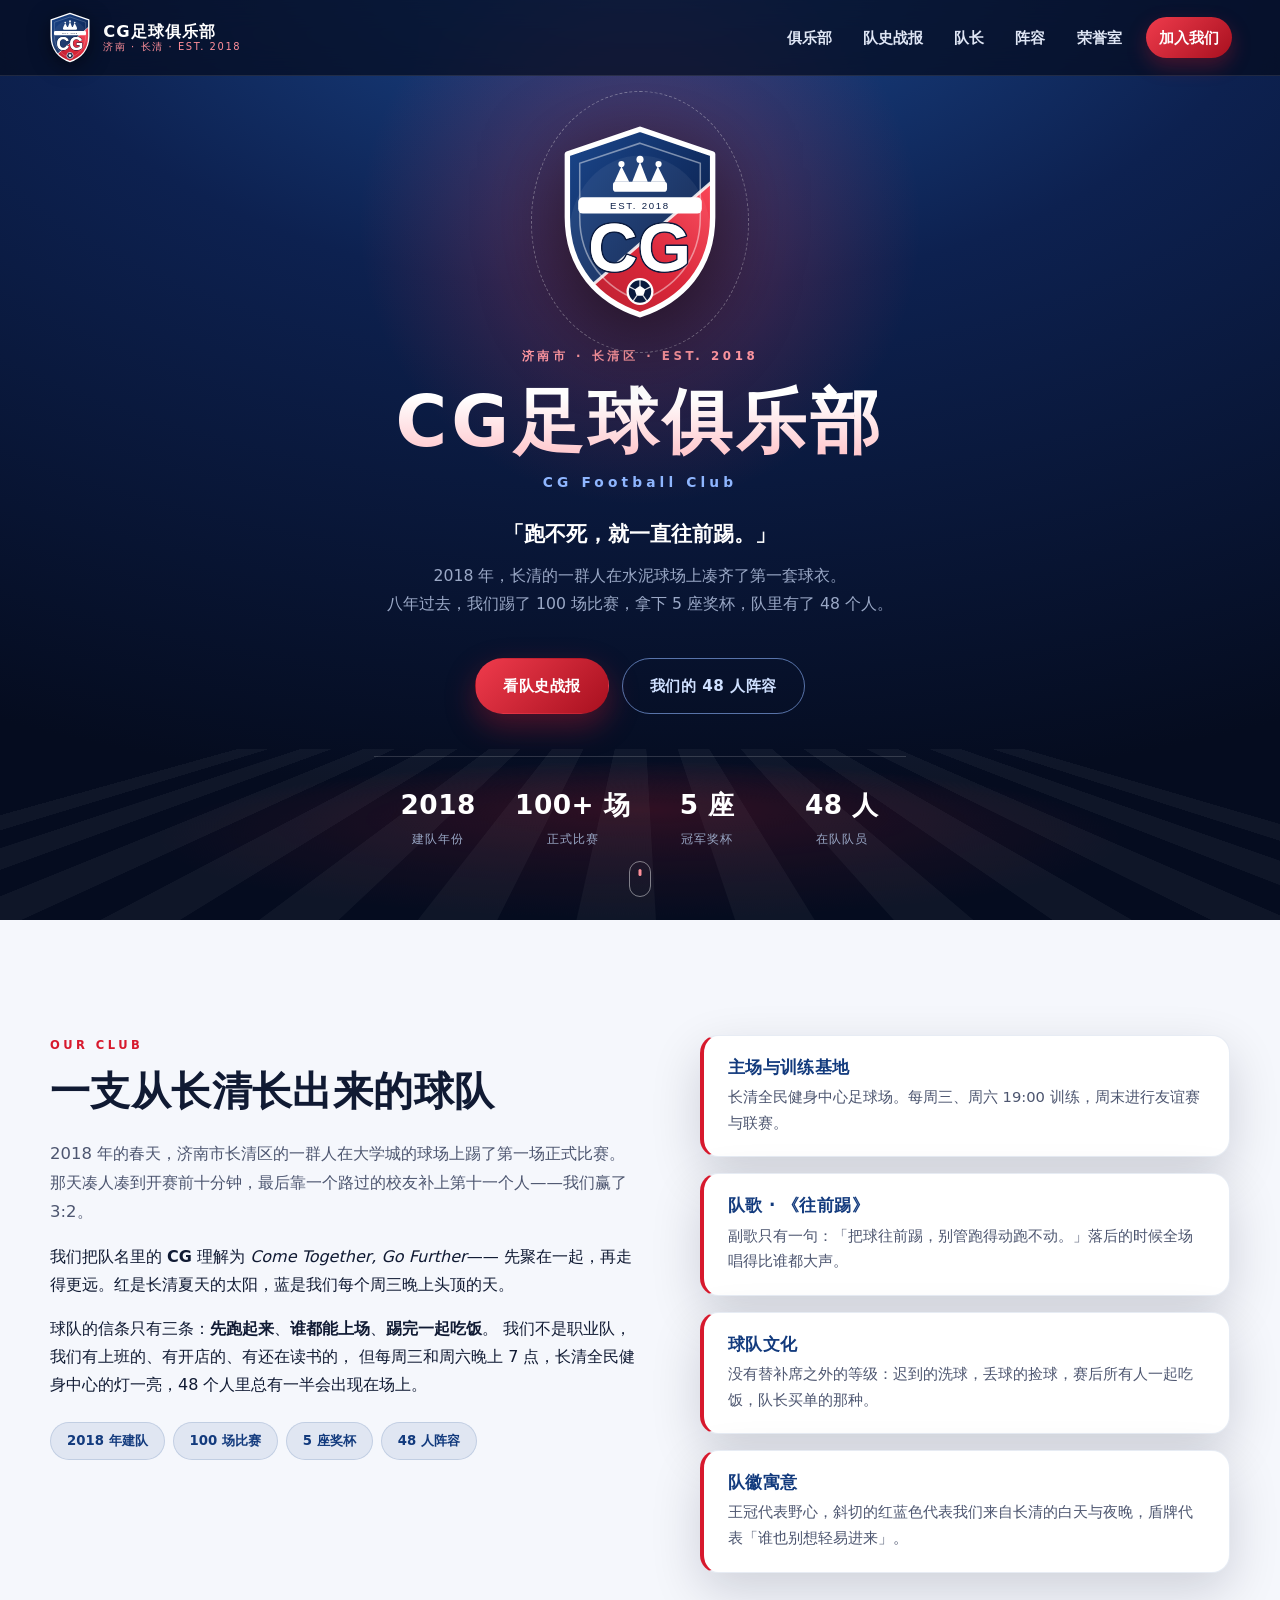
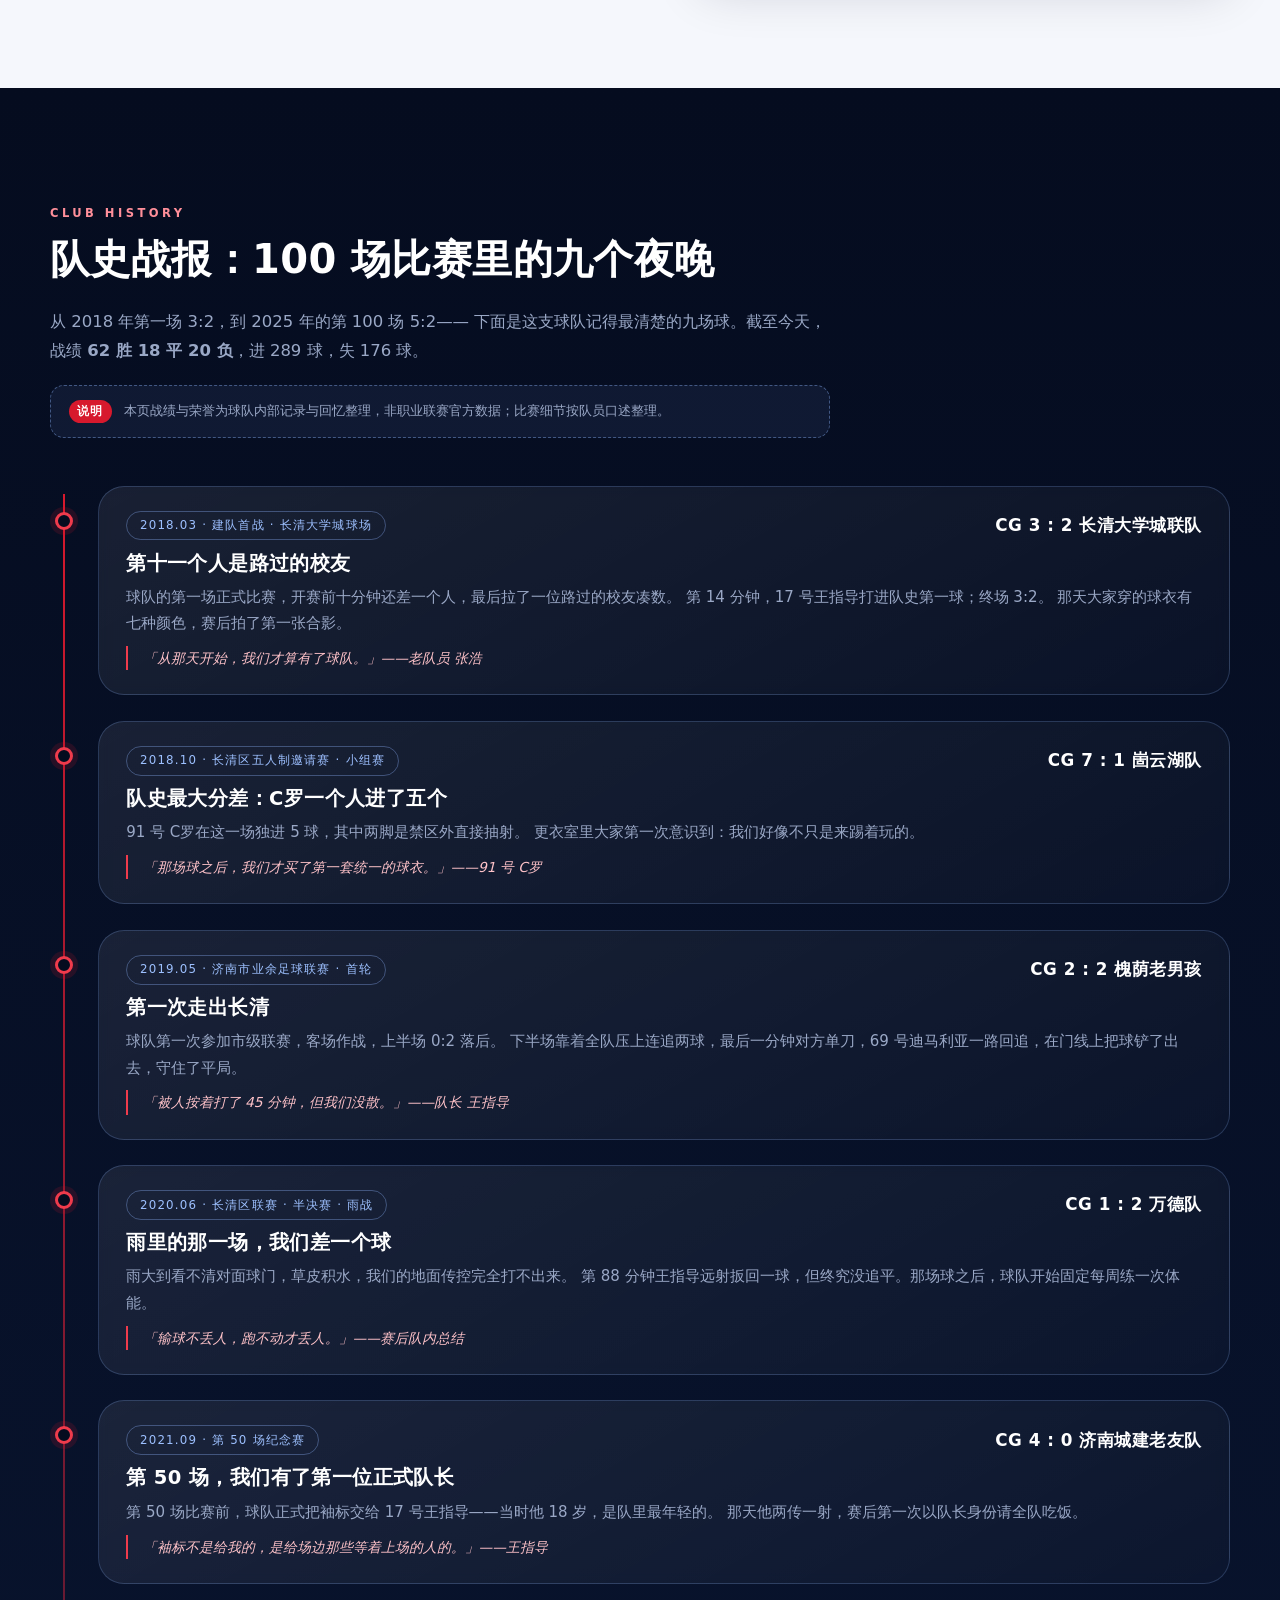
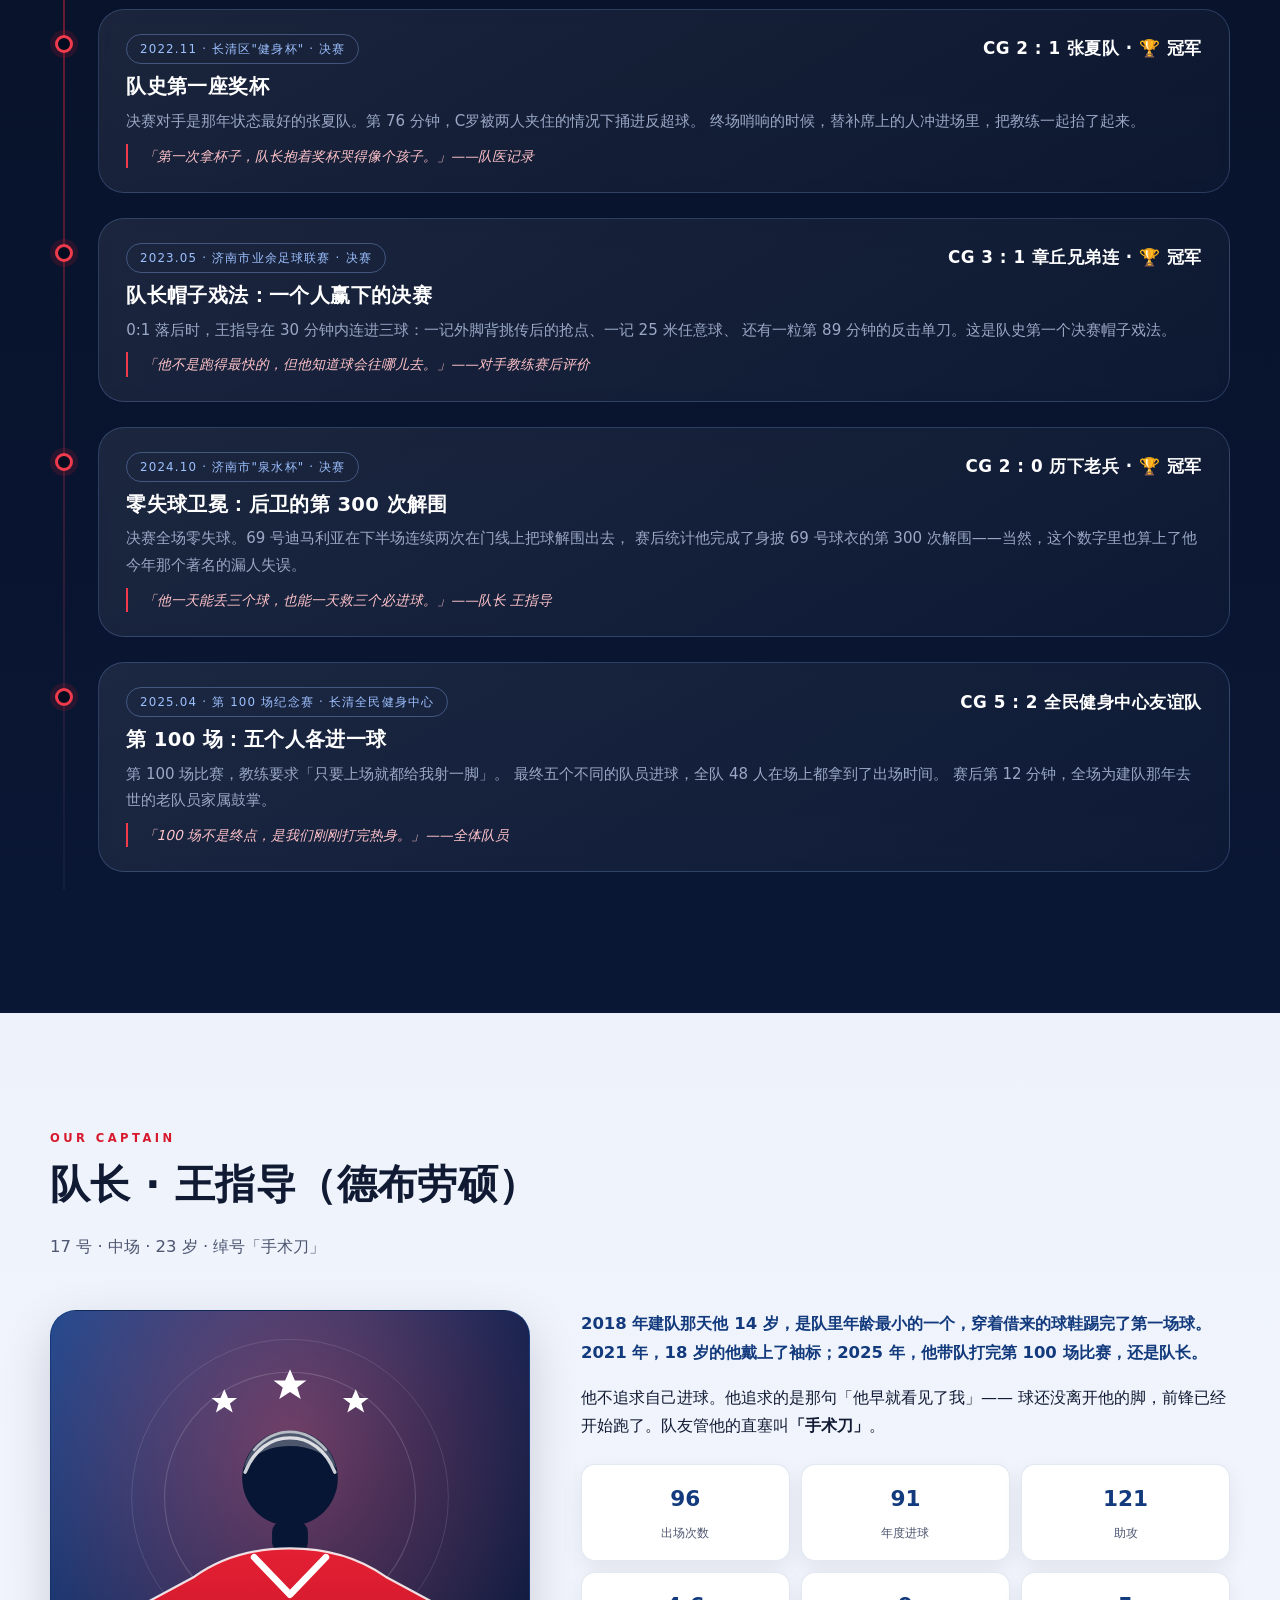
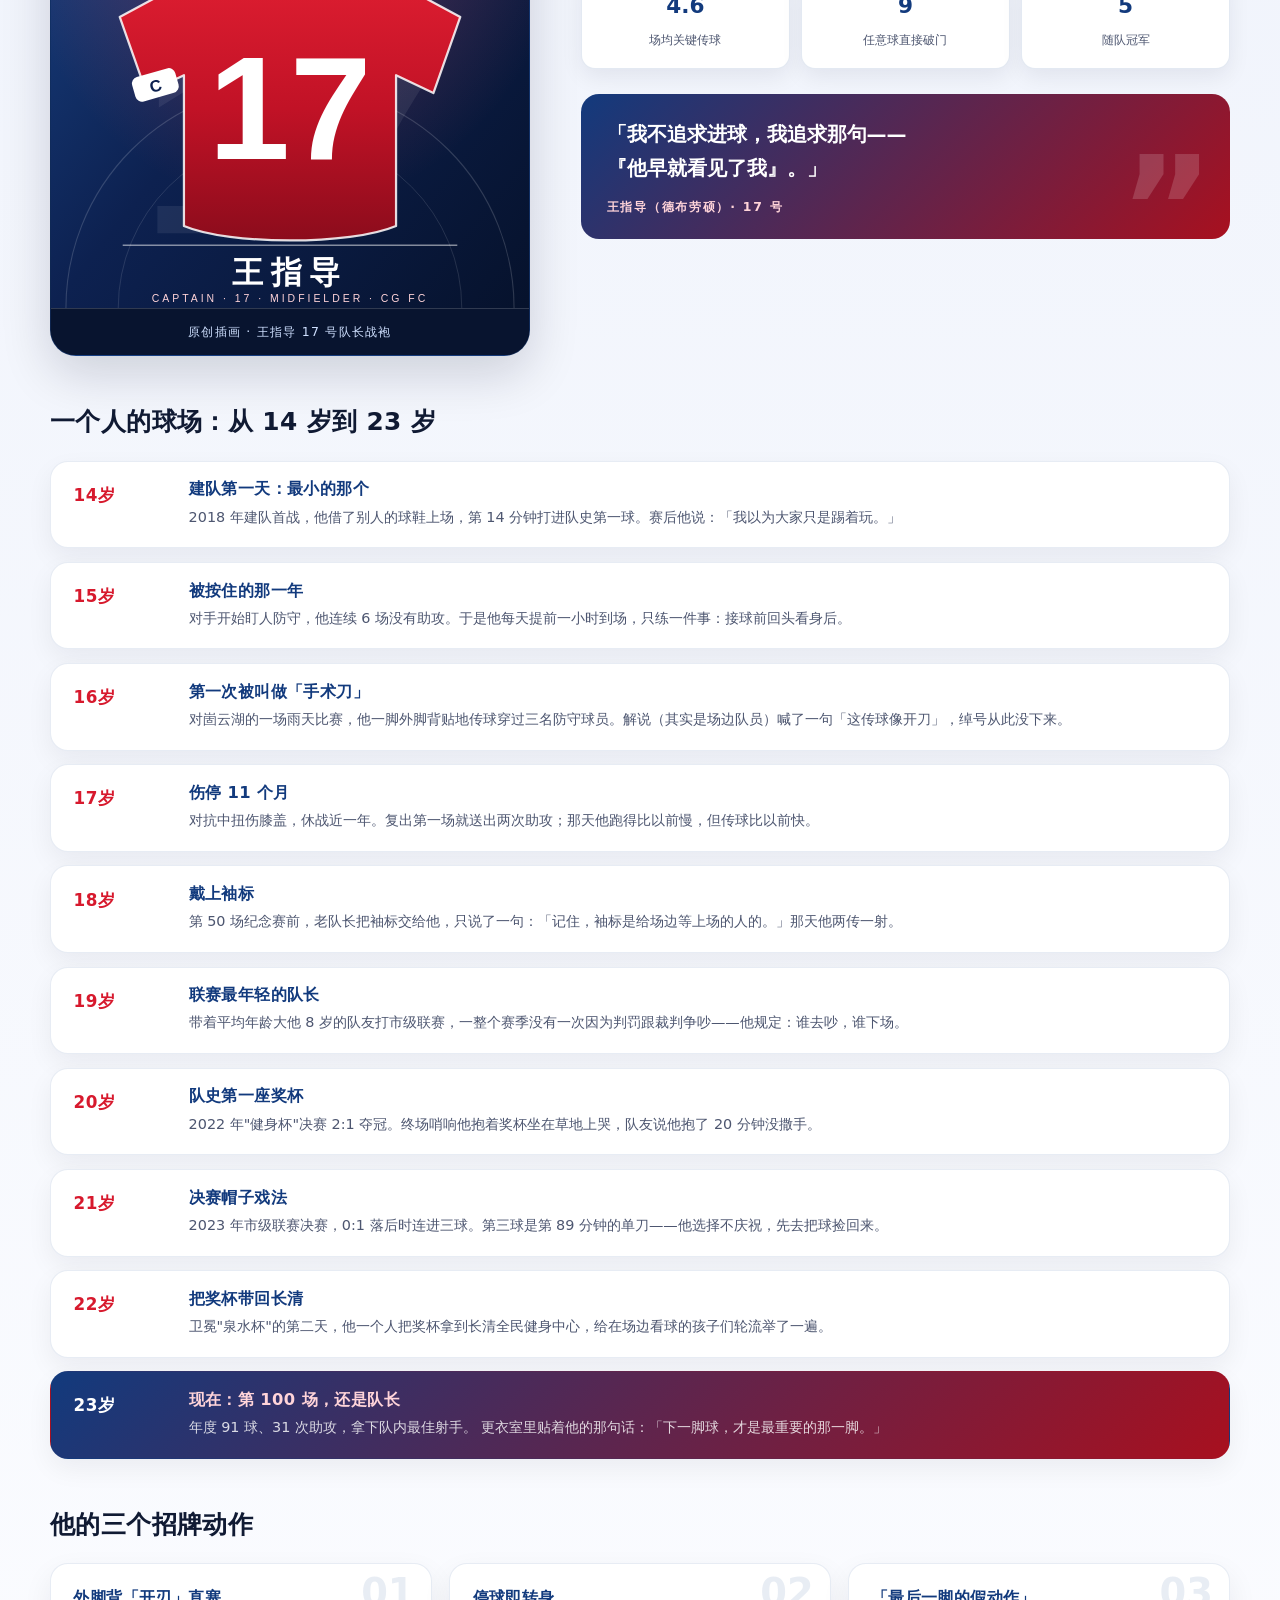
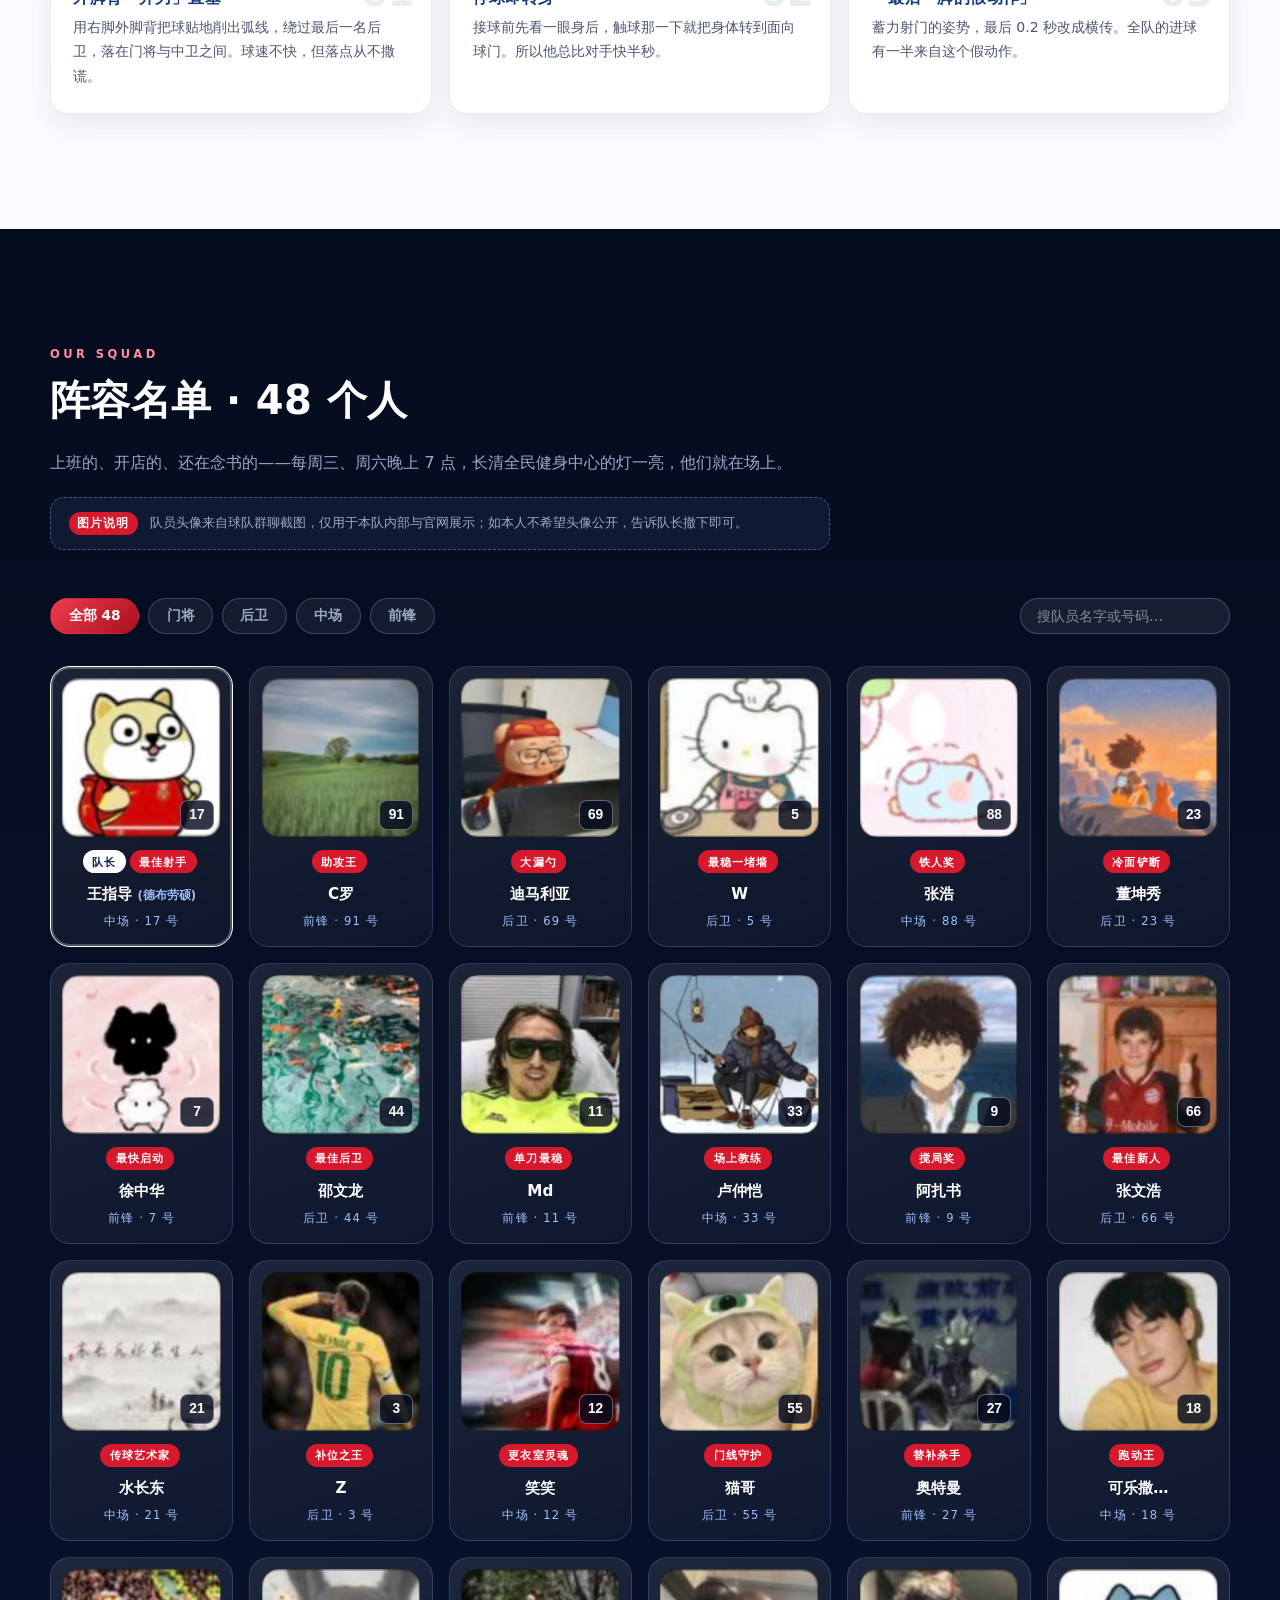
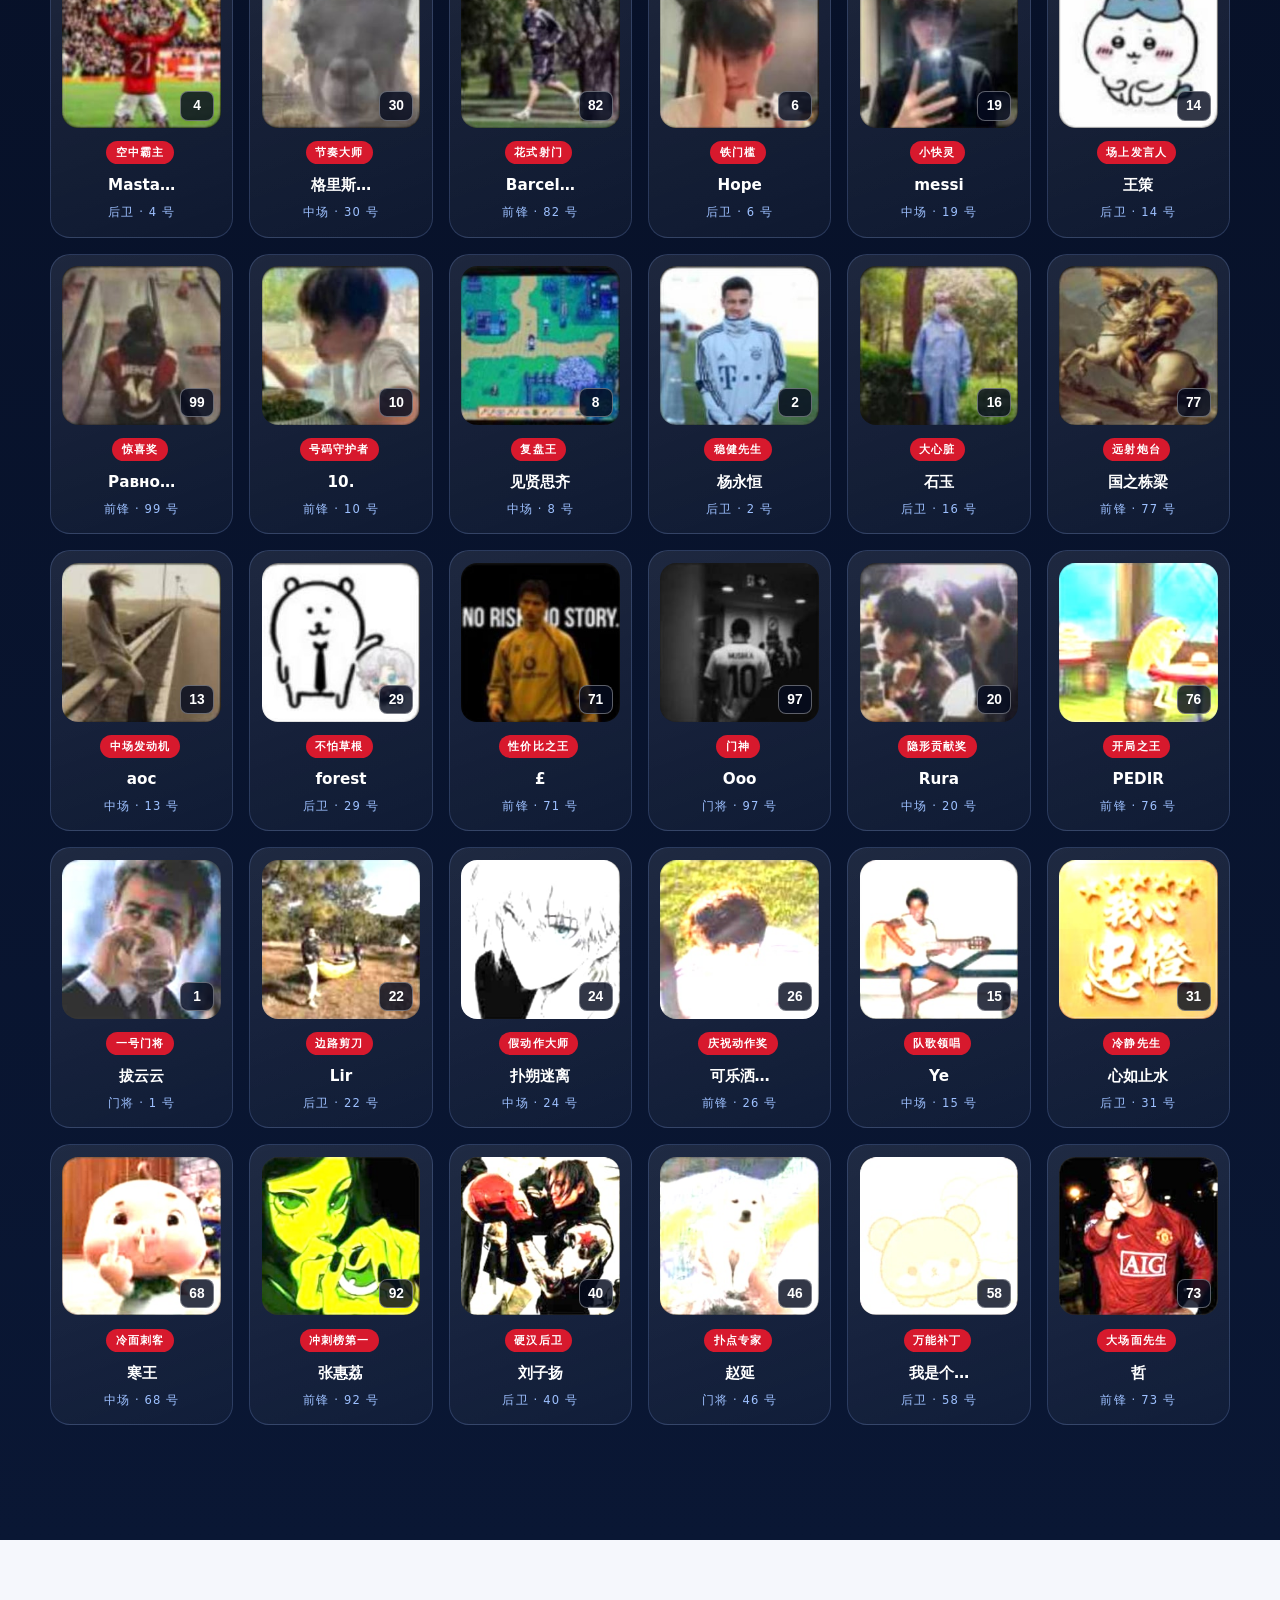
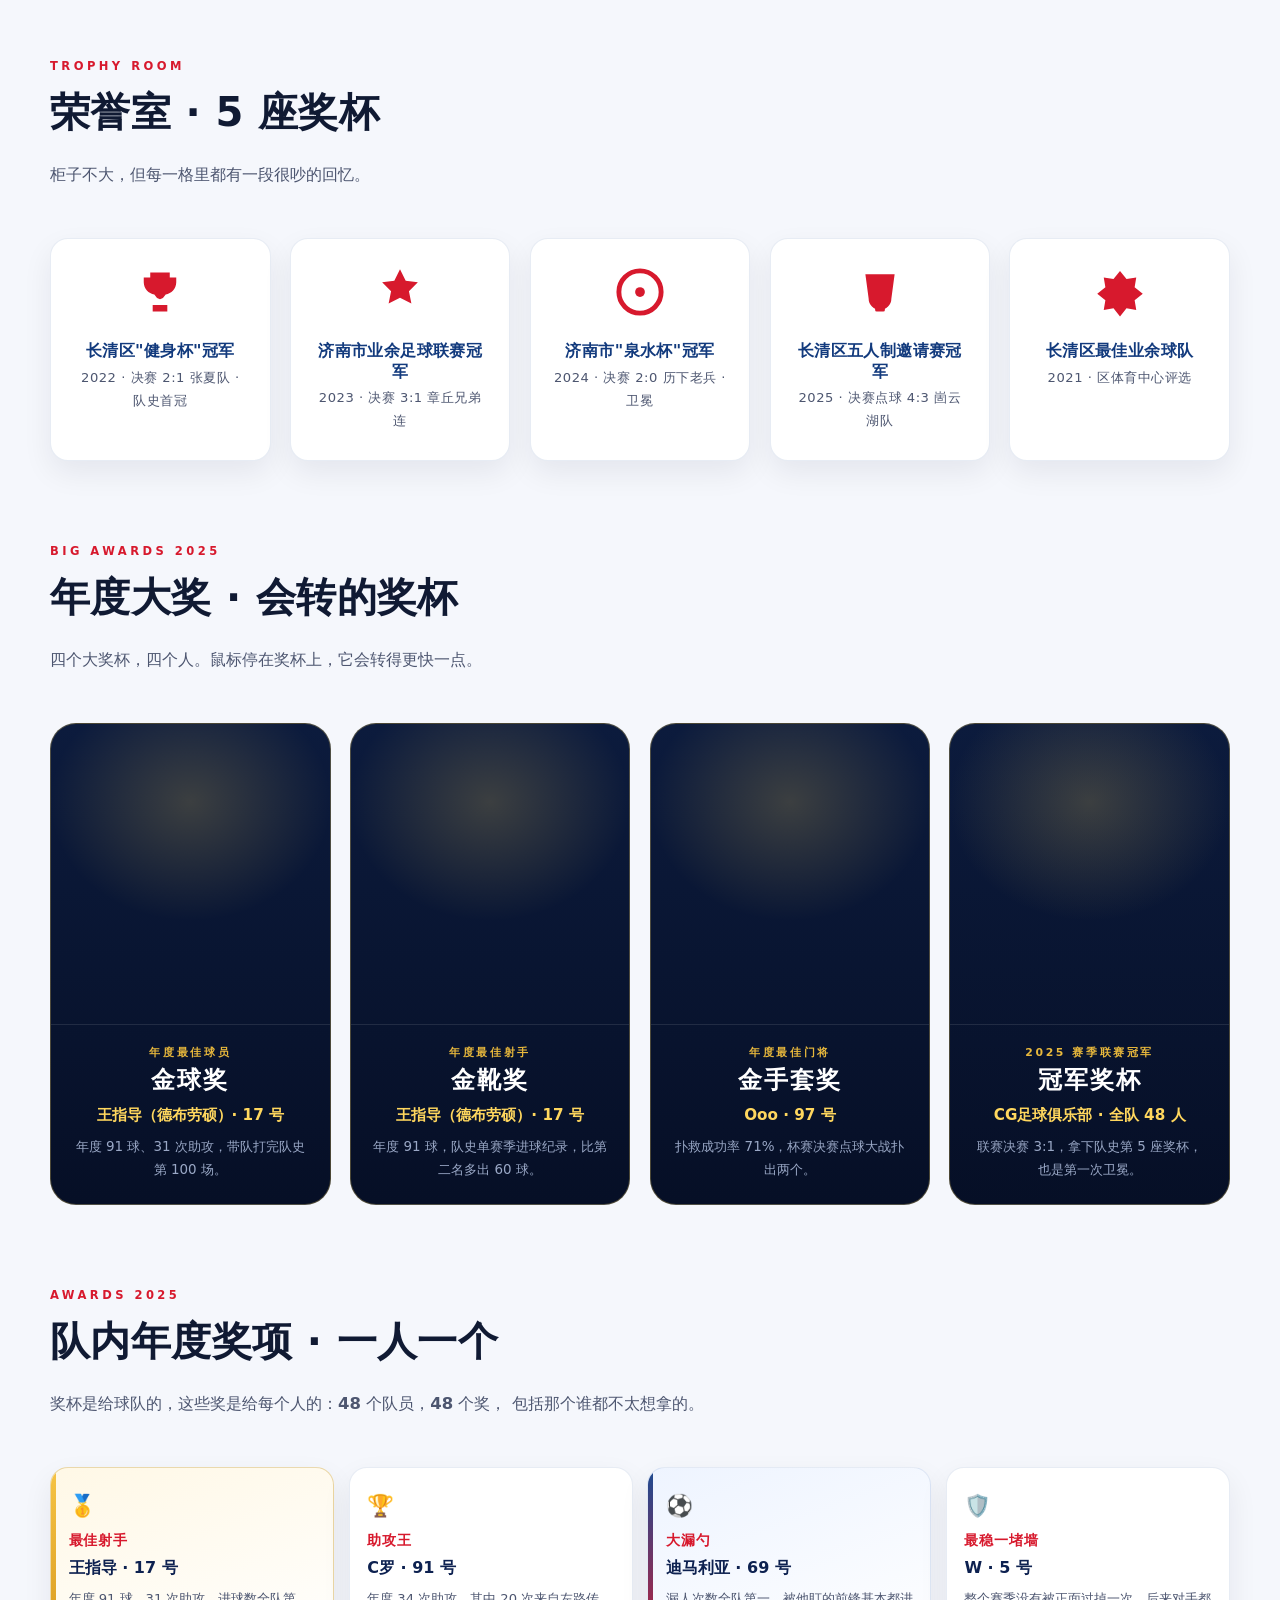
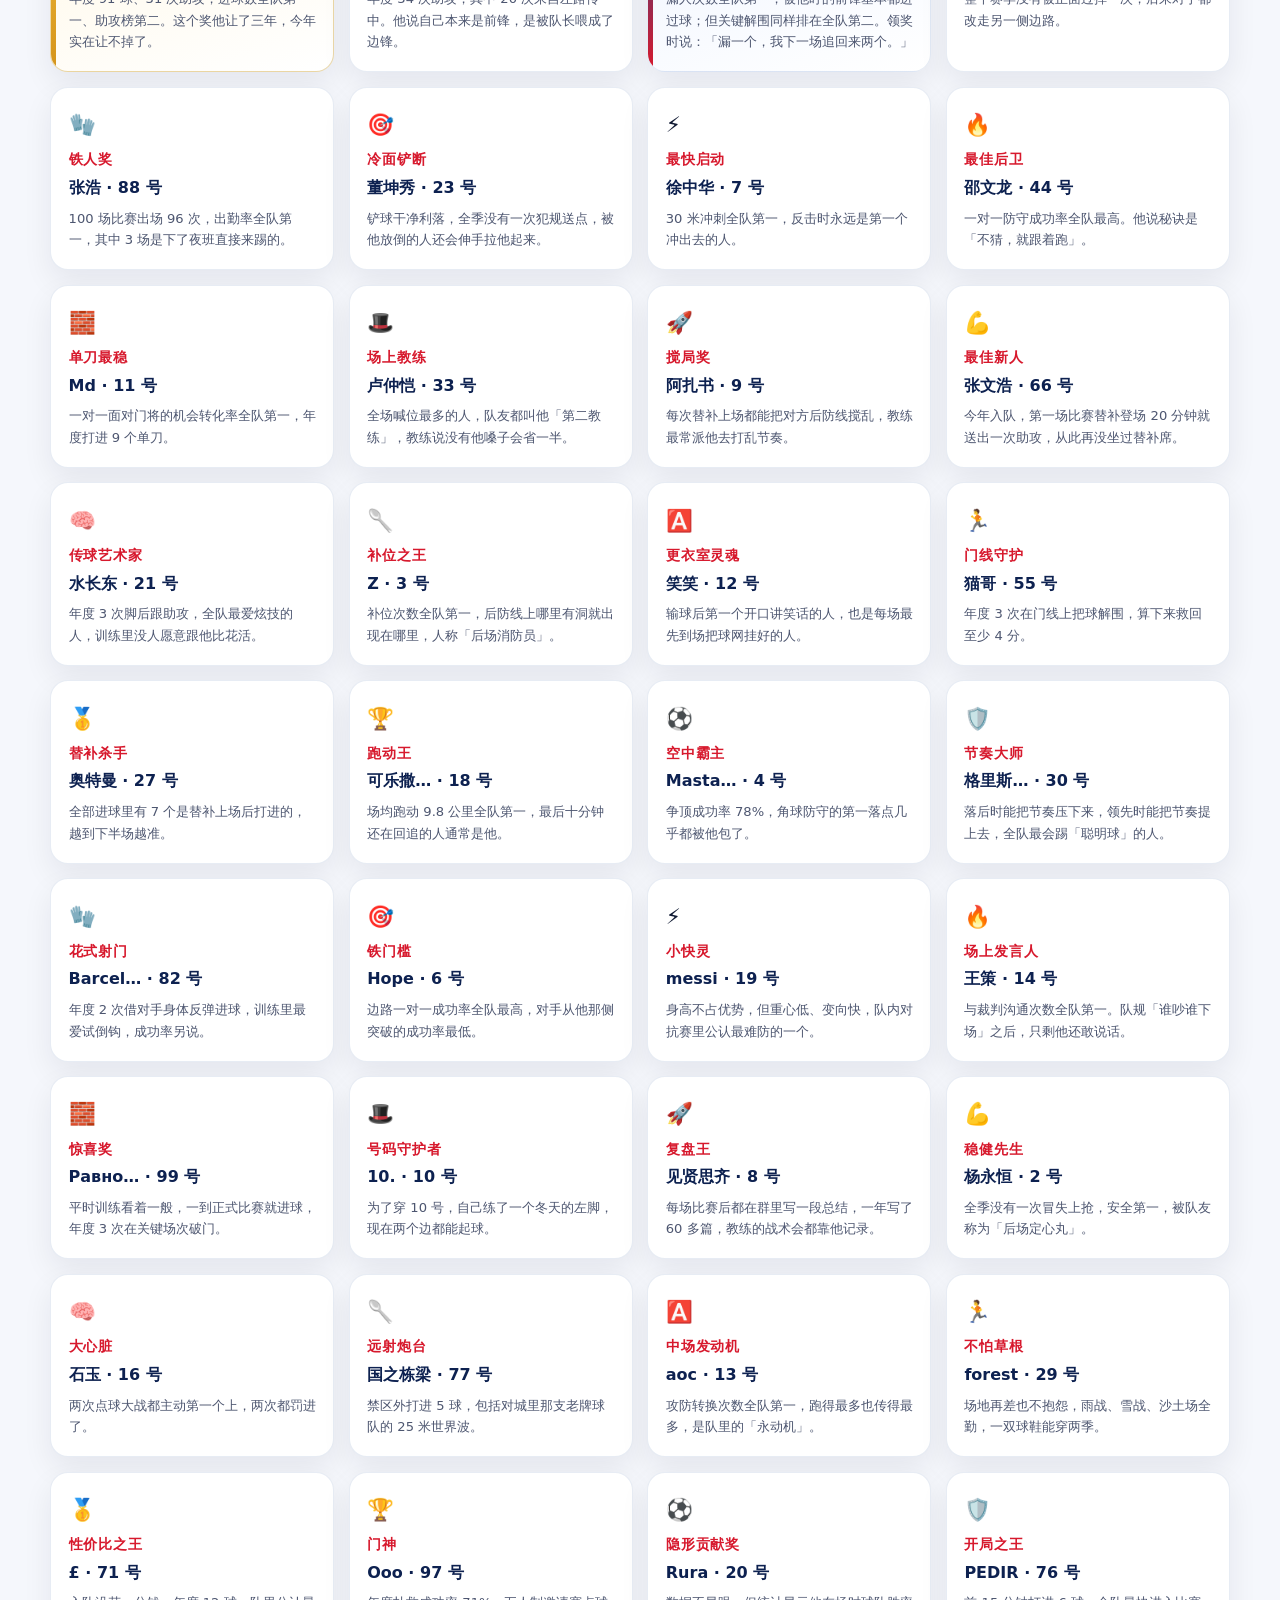
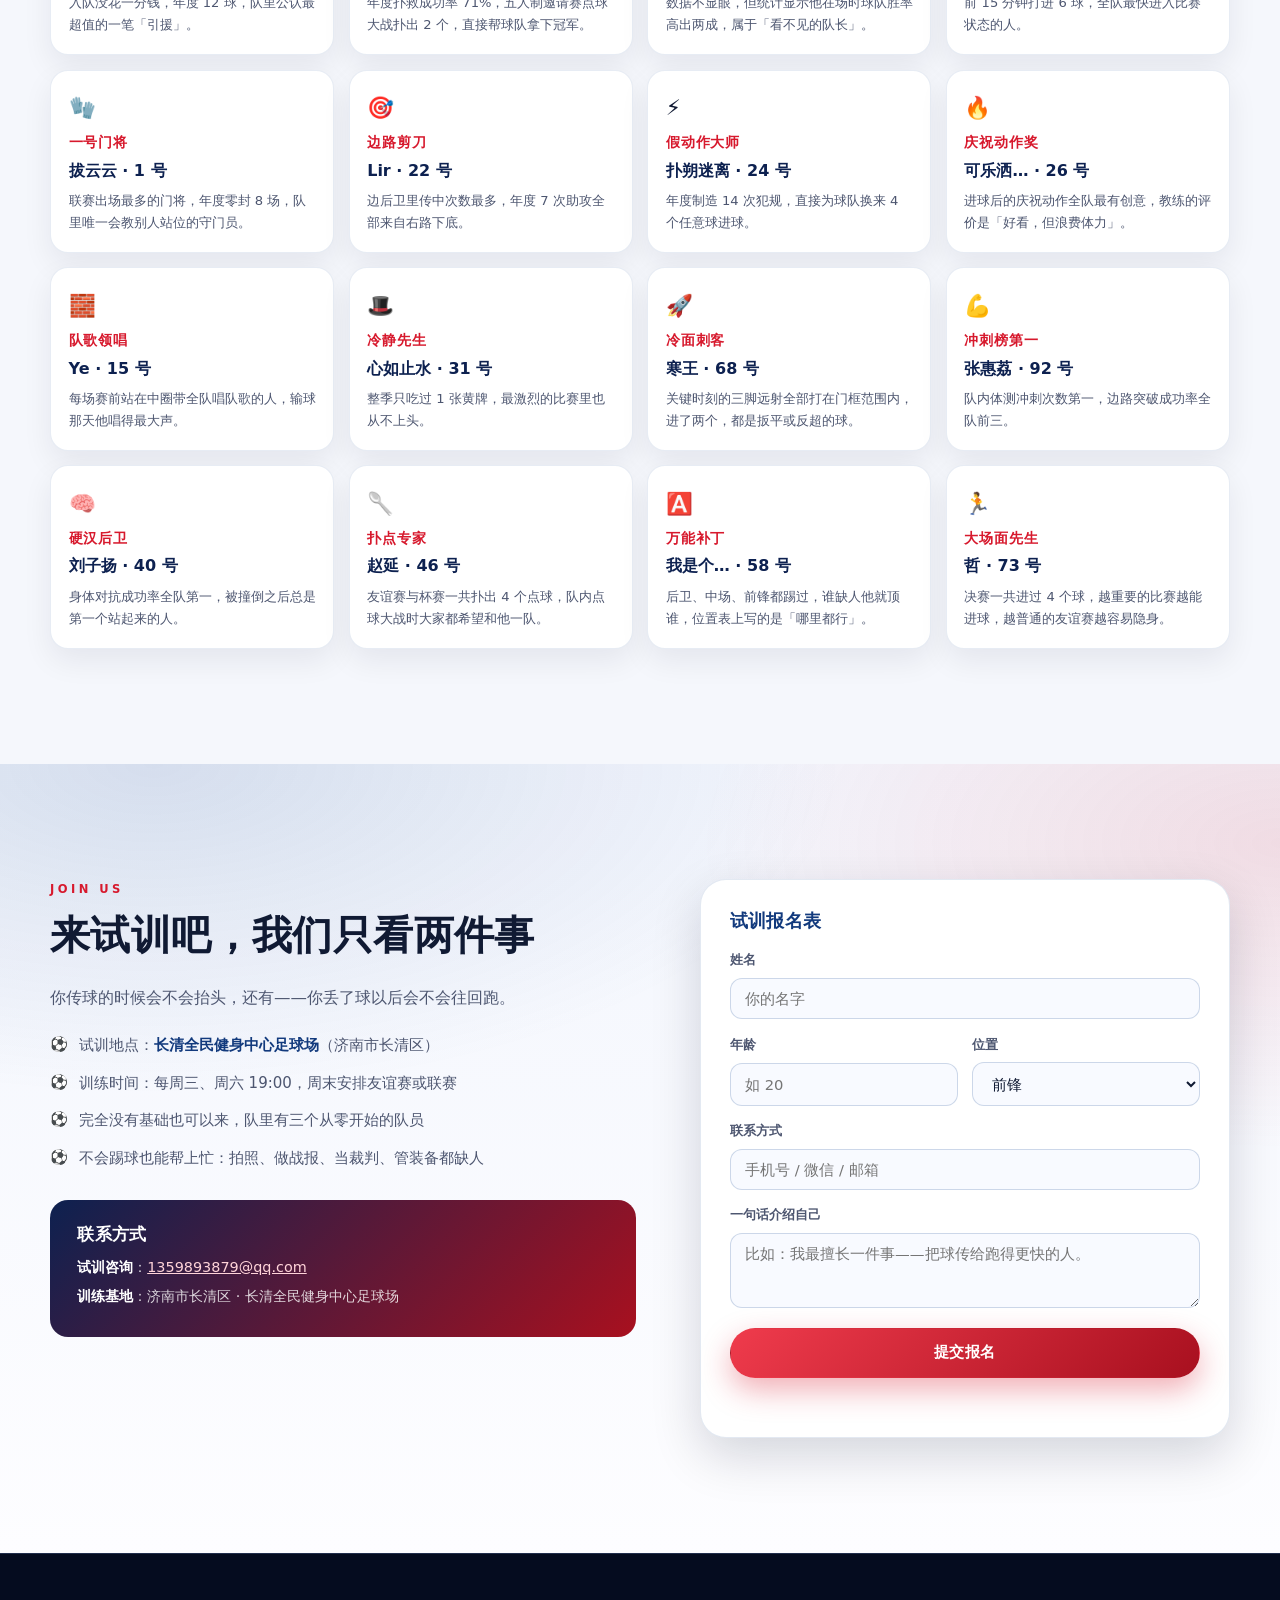
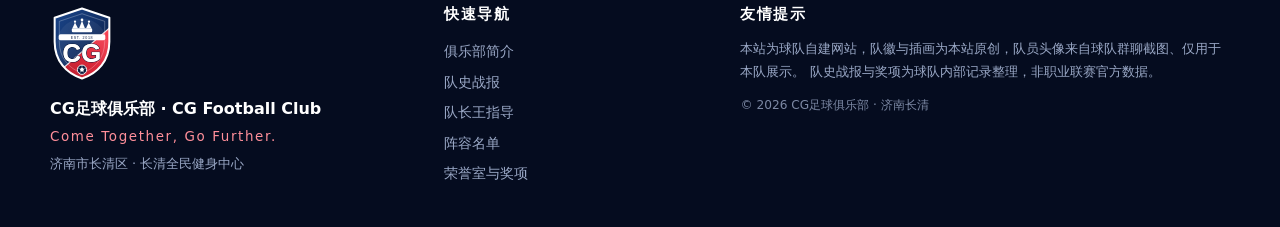
<file: index.html>
<!DOCTYPE html>
<html lang="zh-CN">
<head>
<meta charset="UTF-8" />
<meta name="viewport" content="width=device-width, initial-scale=1" />
<title>CG足球俱乐部 · 济南长清 · CG Football Club</title>
<meta name="description" content="CG足球俱乐部（济南市长清区）：2018年建队，100场比赛，48人阵容。队史战报、队长王指导（德布劳硕）、阵容名单、荣誉室与年度奖项。" />
<link rel="icon" href="assets/img/logo.svg" type="image/svg+xml" />
<link rel="apple-touch-icon" href="assets/img/icon-512.png" />
<meta name="theme-color" content="#0d2150" />
<meta property="og:type" content="website" />
<meta property="og:site_name" content="CG足球俱乐部" />
<meta property="og:title" content="CG足球俱乐部 · 济南长清" />
<meta property="og:description" content="2018年建队，100场比赛，48人阵容。队史战报、队长王指导、阵容名单、荣誉室与年度奖项。" />
<meta property="og:image" content="assets/img/og-cover.jpg" />
<meta name="twitter:card" content="summary_large_image" />
<meta name="twitter:title" content="CG足球俱乐部 · 济南长清" />
<meta name="twitter:image" content="assets/img/og-cover.jpg" />
<link rel="stylesheet" href="assets/css/styles.css" />
<noscript>
  <style>
    .reveal{opacity:1!important;transform:none!important}
    .filters,.squad-search{display:none}
  </style>
</noscript>
</head>
<body>

<div class="scroll-progress" id="scrollProgress" aria-hidden="true"></div>

<header class="site-header" id="siteHeader">
  <a class="brand" href="#top" aria-label="CG足球俱乐部 首页">
    <img src="assets/img/logo.svg" alt="CG足球俱乐部队徽" class="brand__crest" />
    <span class="brand__text">
      <strong>CG足球俱乐部</strong>
      <small>济南 · 长清 · EST. 2018</small>
    </span>
  </a>

  <button class="nav-toggle" id="navToggle" aria-expanded="false" aria-controls="primaryNav" aria-label="打开导航菜单">
    <span></span><span></span><span></span>
  </button>

  <nav class="site-nav" id="primaryNav">
    <a href="#about">俱乐部</a>
    <a href="#history">队史战报</a>
    <a href="#captain">队长</a>
    <a href="#squad">阵容</a>
    <a href="#honours">荣誉室</a>
    <a href="#join" class="site-nav__cta">加入我们</a>
  </nav>
</header>

<main id="top">

  <!-- ============ 首屏 ============ -->
  <section class="hero" id="hero">
    <div class="hero__pitch" aria-hidden="true"></div>
    <div class="hero__glow" aria-hidden="true"></div>

    <div class="hero__inner">
      <div class="hero__crest">
        <img src="assets/img/logo.svg" alt="CG足球俱乐部队徽：红蓝盾牌，中央为 CG 字样" />
        <div class="hero__crest-ring" aria-hidden="true"></div>
      </div>

      <p class="hero__kicker">济南市 · 长清区 · EST. 2018</p>
      <h1 class="hero__title">
        <span>CG足球俱乐部</span>
        <em>CG Football Club</em>
      </h1>
      <p class="hero__motto">「跑不死，就一直往前踢。」</p>
      <p class="hero__lead">
        2018 年，长清的一群人在水泥球场上凑齐了第一套球衣。<br />
        八年过去，我们踢了 100 场比赛，拿下 5 座奖杯，队里有了 48 个人。
      </p>

      <div class="hero__actions">
        <a class="btn btn--primary" href="#history">看队史战报</a>
        <a class="btn btn--ghost" href="#squad">我们的 48 人阵容</a>
      </div>

      <ul class="stat-strip" aria-label="球队数据概览">
        <li><b data-count="2018" data-plain="1">2018</b><span>建队年份</span></li>
        <li><b data-count="100" data-suffix="+ 场">100+ 场</b><span>正式比赛</span></li>
        <li><b data-count="5" data-suffix=" 座">5 座</b><span>冠军奖杯</span></li>
        <li><b data-count="48" data-suffix=" 人">48 人</b><span>在队队员</span></li>
      </ul>
    </div>

    <div class="hero__scroll" aria-hidden="true"><span></span></div>
  </section>

  <!-- ============ 俱乐部简介 ============ -->
  <section class="section" id="about">
    <div class="wrap grid-2">
      <div class="reveal">
        <p class="eyebrow">OUR CLUB</p>
        <h2>一支从长清长出来的球队</h2>
        <p class="lead">
          2018 年的春天，济南市长清区的一群人在大学城的球场上踢了第一场正式比赛。
          那天凑人凑到开赛前十分钟，最后靠一个路过的校友补上第十一个人——我们赢了 3:2。
        </p>
        <p>
          我们把队名里的 <b>CG</b> 理解为 <i>Come Together, Go Further</i>——
          先聚在一起，再走得更远。红是长清夏天的太阳，蓝是我们每个周三晚上头顶的天。
        </p>
        <p>
          球队的信条只有三条：<b>先跑起来</b>、<b>谁都能上场</b>、<b>踢完一起吃饭</b>。
          我们不是职业队，我们有上班的、有开店的、有还在读书的，
          但每周三和周六晚上 7 点，长清全民健身中心的灯一亮，48 个人里总有一半会出现在场上。
        </p>
        <div class="pill-row">
          <span class="pill">2018 年建队</span>
          <span class="pill">100 场比赛</span>
          <span class="pill">5 座奖杯</span>
          <span class="pill">48 人阵容</span>
        </div>
      </div>

      <div class="fact-cards reveal">
        <article class="fact">
          <h3>主场与训练基地</h3>
          <p>长清全民健身中心足球场。每周三、周六 19:00 训练，周末进行友谊赛与联赛。</p>
        </article>
        <article class="fact">
          <h3>队歌 · 《往前踢》</h3>
          <p>副歌只有一句：「把球往前踢，别管跑得动跑不动。」落后的时候全场唱得比谁都大声。</p>
        </article>
        <article class="fact">
          <h3>球队文化</h3>
          <p>没有替补席之外的等级：迟到的洗球，丢球的捡球，赛后所有人一起吃饭，队长买单的那种。</p>
        </article>
        <article class="fact">
          <h3>队徽寓意</h3>
          <p>王冠代表野心，斜切的红蓝色代表我们来自长清的白天与夜晚，盾牌代表「谁也别想轻易进来」。</p>
        </article>
      </div>
    </div>
  </section>

  <!-- ============ 队史战报 ============ -->
  <section class="section section--dark" id="history">
    <div class="wrap">
      <header class="section-head reveal">
        <p class="eyebrow">CLUB HISTORY</p>
        <h2>队史战报：100 场比赛里的九个夜晚</h2>
        <p class="lead">
          从 2018 年第一场 3:2，到 2025 年的第 100 场 5:2——
          下面是这支球队记得最清楚的九场球。截至今天，战绩 <b>62 胜 18 平 20 负</b>，进 289 球，失 176 球。
        </p>
        <p class="fiction-note">
          <span>说明</span> 本页战绩与荣誉为球队内部记录与回忆整理，非职业联赛官方数据；比赛细节按队员口述整理。
        </p>
      </header>

      <ol class="timeline">
        <li class="timeline__item reveal">
          <div class="timeline__dot"></div>
          <div class="timeline__card">
            <div class="timeline__top">
              <span class="tag">2018.03 · 建队首战 · 长清大学城球场</span>
              <span class="score">CG 3 : 2 长清大学城联队</span>
            </div>
            <h3>第十一个人是路过的校友</h3>
            <p>
              球队的第一场正式比赛，开赛前十分钟还差一个人，最后拉了一位路过的校友凑数。
              第 14 分钟，17 号王指导打进队史第一球；终场 3:2。
              那天大家穿的球衣有七种颜色，赛后拍了第一张合影。
            </p>
            <p class="quote">「从那天开始，我们才算有了球队。」——老队员 张浩</p>
          </div>
        </li>

        <li class="timeline__item reveal">
          <div class="timeline__dot"></div>
          <div class="timeline__card">
            <div class="timeline__top">
              <span class="tag">2018.10 · 长清区五人制邀请赛 · 小组赛</span>
              <span class="score">CG 7 : 1 崮云湖队</span>
            </div>
            <h3>队史最大分差：C罗一个人进了五个</h3>
            <p>
              91 号 C罗在这一场独进 5 球，其中两脚是禁区外直接抽射。
              更衣室里大家第一次意识到：我们好像不只是来踢着玩的。
            </p>
            <p class="quote">「那场球之后，我们才买了第一套统一的球衣。」——91 号 C罗</p>
          </div>
        </li>

        <li class="timeline__item reveal">
          <div class="timeline__dot"></div>
          <div class="timeline__card">
            <div class="timeline__top">
              <span class="tag">2019.05 · 济南市业余足球联赛 · 首轮</span>
              <span class="score">CG 2 : 2 槐荫老男孩</span>
            </div>
            <h3>第一次走出长清</h3>
            <p>
              球队第一次参加市级联赛，客场作战，上半场 0:2 落后。
              下半场靠着全队压上连追两球，最后一分钟对方单刀，69 号迪马利亚一路回追，在门线上把球铲了出去，守住了平局。
            </p>
            <p class="quote">「被人按着打了 45 分钟，但我们没散。」——队长 王指导</p>
          </div>
        </li>

        <li class="timeline__item reveal">
          <div class="timeline__dot"></div>
          <div class="timeline__card">
            <div class="timeline__top">
              <span class="tag">2020.06 · 长清区联赛 · 半决赛 · 雨战</span>
              <span class="score">CG 1 : 2 万德队</span>
            </div>
            <h3>雨里的那一场，我们差一个球</h3>
            <p>
              雨大到看不清对面球门，草皮积水，我们的地面传控完全打不出来。
              第 88 分钟王指导远射扳回一球，但终究没追平。那场球之后，球队开始固定每周练一次体能。
            </p>
            <p class="quote">「输球不丢人，跑不动才丢人。」——赛后队内总结</p>
          </div>
        </li>

        <li class="timeline__item reveal">
          <div class="timeline__dot"></div>
          <div class="timeline__card">
            <div class="timeline__top">
              <span class="tag">2021.09 · 第 50 场纪念赛</span>
              <span class="score">CG 4 : 0 济南城建老友队</span>
            </div>
            <h3>第 50 场，我们有了第一位正式队长</h3>
            <p>
              第 50 场比赛前，球队正式把袖标交给 17 号王指导——当时他 18 岁，是队里最年轻的。
              那天他两传一射，赛后第一次以队长身份请全队吃饭。
            </p>
            <p class="quote">「袖标不是给我的，是给场边那些等着上场的人的。」——王指导</p>
          </div>
        </li>

        <li class="timeline__item reveal">
          <div class="timeline__dot"></div>
          <div class="timeline__card">
            <div class="timeline__top">
              <span class="tag">2022.11 · 长清区"健身杯" · 决赛</span>
              <span class="score">CG 2 : 1 张夏队 · 🏆 冠军</span>
            </div>
            <h3>队史第一座奖杯</h3>
            <p>
              决赛对手是那年状态最好的张夏队。第 76 分钟，C罗被两人夹住的情况下捅进反超球。
              终场哨响的时候，替补席上的人冲进场里，把教练一起抬了起来。
            </p>
            <p class="quote">「第一次拿杯子，队长抱着奖杯哭得像个孩子。」——队医记录</p>
          </div>
        </li>

        <li class="timeline__item reveal">
          <div class="timeline__dot"></div>
          <div class="timeline__card">
            <div class="timeline__top">
              <span class="tag">2023.05 · 济南市业余足球联赛 · 决赛</span>
              <span class="score">CG 3 : 1 章丘兄弟连 · 🏆 冠军</span>
            </div>
            <h3>队长帽子戏法：一个人赢下的决赛</h3>
            <p>
              0:1 落后时，王指导在 30 分钟内连进三球：一记外脚背挑传后的抢点、一记 25 米任意球、
              还有一粒第 89 分钟的反击单刀。这是队史第一个决赛帽子戏法。
            </p>
            <p class="quote">「他不是跑得最快的，但他知道球会往哪儿去。」——对手教练赛后评价</p>
          </div>
        </li>

        <li class="timeline__item reveal">
          <div class="timeline__dot"></div>
          <div class="timeline__card">
            <div class="timeline__top">
              <span class="tag">2024.10 · 济南市"泉水杯" · 决赛</span>
              <span class="score">CG 2 : 0 历下老兵 · 🏆 冠军</span>
            </div>
            <h3>零失球卫冕：后卫的第 300 次解围</h3>
            <p>
              决赛全场零失球。69 号迪马利亚在下半场连续两次在门线上把球解围出去，
              赛后统计他完成了身披 69 号球衣的第 300 次解围——当然，这个数字里也算上了他今年那个著名的漏人失误。
            </p>
            <p class="quote">「他一天能丢三个球，也能一天救三个必进球。」——队长 王指导</p>
          </div>
        </li>

        <li class="timeline__item reveal">
          <div class="timeline__dot"></div>
          <div class="timeline__card">
            <div class="timeline__top">
              <span class="tag">2025.04 · 第 100 场纪念赛 · 长清全民健身中心</span>
              <span class="score">CG 5 : 2 全民健身中心友谊队</span>
            </div>
            <h3>第 100 场：五个人各进一球</h3>
            <p>
              第 100 场比赛，教练要求「只要上场就都给我射一脚」。
              最终五个不同的队员进球，全队 48 人在场上都拿到了出场时间。
              赛后第 12 分钟，全场为建队那年去世的老队员家属鼓掌。
            </p>
            <p class="quote">「100 场不是终点，是我们刚刚打完热身。」——全体队员</p>
          </div>
        </li>
      </ol>
    </div>
  </section>

  <!-- ============ 队长 ============ -->
  <section class="section section--captain" id="captain">
    <div class="wrap">
      <header class="section-head reveal">
        <p class="eyebrow">OUR CAPTAIN</p>
        <h2>队长 · 王指导（德布劳硕）</h2>
        <p class="lead">17 号 · 中场 · 23 岁 · 绰号「手术刀」</p>
      </header>

      <div class="captain">
        <figure class="captain__figure reveal">
          <img src="assets/img/captain.svg" alt="队长王指导的17号球衣原创插画" />
          <figcaption>原创插画 · 王指导 17 号队长战袍</figcaption>
        </figure>

        <div class="captain__body">
          <div class="captain__intro reveal">
            <p class="lead">
              2018 年建队那天他 14 岁，是队里年龄最小的一个，穿着借来的球鞋踢完了第一场球。
              2021 年，18 岁的他戴上了袖标；2025 年，他带队打完第 100 场比赛，还是队长。
            </p>
            <p>
              他不追求自己进球。他追求的是那句「他早就看见了我」——
              球还没离开他的脚，前锋已经开始跑了。队友管他的直塞叫<b>「手术刀」</b>。
            </p>
          </div>

          <ul class="data-grid reveal">
            <li><b>96</b><span>出场次数</span></li>
            <li><b>91</b><span>年度进球</span></li>
            <li><b>121</b><span>助攻</span></li>
            <li><b>4.6</b><span>场均关键传球</span></li>
            <li><b>9</b><span>任意球直接破门</span></li>
            <li><b>5</b><span>随队冠军</span></li>
          </ul>

          <blockquote class="big-quote reveal">
            「我不追求进球，我追求那句——<br />『他早就看见了我』。」
            <cite>王指导（德布劳硕）· 17 号</cite>
          </blockquote>
        </div>
      </div>

      <h3 class="subhead reveal">一个人的球场：从 14 岁到 23 岁</h3>
      <ol class="life">
        <li class="reveal">
          <span class="life__year">14岁</span>
          <div class="life__text">
            <h4>建队第一天：最小的那个</h4>
            <p>2018 年建队首战，他借了别人的球鞋上场，第 14 分钟打进队史第一球。赛后他说：「我以为大家只是踢着玩。」</p>
          </div>
        </li>
        <li class="reveal">
          <span class="life__year">15岁</span>
          <div class="life__text">
            <h4>被按住的那一年</h4>
            <p>对手开始盯人防守，他连续 6 场没有助攻。于是他每天提前一小时到场，只练一件事：接球前回头看身后。</p>
          </div>
        </li>
        <li class="reveal">
          <span class="life__year">16岁</span>
          <div class="life__text">
            <h4>第一次被叫做「手术刀」</h4>
            <p>对崮云湖的一场雨天比赛，他一脚外脚背贴地传球穿过三名防守球员。解说（其实是场边队员）喊了一句「这传球像开刀」，绰号从此没下来。</p>
          </div>
        </li>
        <li class="reveal">
          <span class="life__year">17岁</span>
          <div class="life__text">
            <h4>伤停 11 个月</h4>
            <p>对抗中扭伤膝盖，休战近一年。复出第一场就送出两次助攻；那天他跑得比以前慢，但传球比以前快。</p>
          </div>
        </li>
        <li class="reveal">
          <span class="life__year">18岁</span>
          <div class="life__text">
            <h4>戴上袖标</h4>
            <p>第 50 场纪念赛前，老队长把袖标交给他，只说了一句：「记住，袖标是给场边等上场的人的。」那天他两传一射。</p>
          </div>
        </li>
        <li class="reveal">
          <span class="life__year">19岁</span>
          <div class="life__text">
            <h4>联赛最年轻的队长</h4>
            <p>带着平均年龄大他 8 岁的队友打市级联赛，一整个赛季没有一次因为判罚跟裁判争吵——他规定：谁去吵，谁下场。</p>
          </div>
        </li>
        <li class="reveal">
          <span class="life__year">20岁</span>
          <div class="life__text">
            <h4>队史第一座奖杯</h4>
            <p>2022 年"健身杯"决赛 2:1 夺冠。终场哨响他抱着奖杯坐在草地上哭，队友说他抱了 20 分钟没撒手。</p>
          </div>
        </li>
        <li class="reveal">
          <span class="life__year">21岁</span>
          <div class="life__text">
            <h4>决赛帽子戏法</h4>
            <p>2023 年市级联赛决赛，0:1 落后时连进三球。第三球是第 89 分钟的单刀——他选择不庆祝，先去把球捡回来。</p>
          </div>
        </li>
        <li class="reveal">
          <span class="life__year">22岁</span>
          <div class="life__text">
            <h4>把奖杯带回长清</h4>
            <p>卫冕"泉水杯"的第二天，他一个人把奖杯拿到长清全民健身中心，给在场边看球的孩子们轮流举了一遍。</p>
          </div>
        </li>
        <li class="reveal life--now">
          <span class="life__year">23岁</span>
          <div class="life__text">
            <h4>现在：第 100 场，还是队长</h4>
            <p>年度 91 球、31 次助攻，拿下队内最佳射手。
              更衣室里贴着他的那句话：「下一脚球，才是最重要的那一脚。」</p>
          </div>
        </li>
      </ol>

      <div class="signature-moves reveal">
        <h3 class="subhead">他的三个招牌动作</h3>
        <div class="moves">
          <article>
            <span>01</span>
            <h4>外脚背「开刃」直塞</h4>
            <p>用右脚外脚背把球贴地削出弧线，绕过最后一名后卫，落在门将与中卫之间。球速不快，但落点从不撒谎。</p>
          </article>
          <article>
            <span>02</span>
            <h4>停球即转身</h4>
            <p>接球前先看一眼身后，触球那一下就把身体转到面向球门。所以他总比对手快半秒。</p>
          </article>
          <article>
            <span>03</span>
            <h4>「最后一脚的假动作」</h4>
            <p>蓄力射门的姿势，最后 0.2 秒改成横传。全队的进球有一半来自这个假动作。</p>
          </article>
        </div>
      </div>
    </div>
  </section>

  <!-- ============ 阵容名单 ============ -->
  <section class="section section--dark" id="squad">
    <div class="wrap">
      <header class="section-head reveal">
        <p class="eyebrow">OUR SQUAD</p>
        <h2>阵容名单 · 48 个人</h2>
        <p class="lead">
          上班的、开店的、还在念书的——每周三、周六晚上 7 点，长清全民健身中心的灯一亮，他们就在场上。
        </p>
        <p class="fiction-note">
          <span>图片说明</span> 队员头像来自球队群聊截图，仅用于本队内部与官网展示；如本人不希望头像公开，告诉队长撤下即可。
        </p>
      </header>

      <div class="squad-tools reveal">
        <div class="filters" id="squadFilters" role="tablist" aria-label="按位置筛选">
          <button class="chip is-active" data-filter="all" role="tab">全部 48</button>
          <button class="chip" data-filter="门将" role="tab">门将</button>
          <button class="chip" data-filter="后卫" role="tab">后卫</button>
          <button class="chip" data-filter="中场" role="tab">中场</button>
          <button class="chip" data-filter="前锋" role="tab">前锋</button>
        </div>
        <label class="squad-search">
          <span class="sr-only">搜索队员</span>
          <input id="squadSearch" type="search" placeholder="搜队员名字或号码…" autocomplete="off" />
        </label>
      </div>

      <div class="squad-grid" id="squadGrid">
        <!-- 由 JavaScript 生成 -->
        <noscript><p>阵容名单需要开启浏览器的 JavaScript 才能显示。</p></noscript>
      </div>
      <p class="squad-empty" id="squadEmpty" hidden>没有找到符合条件的队员。</p>
    </div>
  </section>

  <!-- ============ 荣誉室 ============ -->
  <section class="section" id="honours">
    <div class="wrap">
      <header class="section-head reveal">
        <p class="eyebrow">TROPHY ROOM</p>
        <h2>荣誉室 · 5 座奖杯</h2>
        <p class="lead">柜子不大，但每一格里都有一段很吵的回忆。</p>
      </header>

      <div class="trophies">
        <article class="trophy reveal">
          <div class="trophy__icon" aria-hidden="true">
            <svg viewBox="0 0 64 64"><path d="M20 8h24v6h8v6c0 8-6 14-13 15a12 12 0 0 1-7 6v7h9v8H23v-8h9v-7a12 12 0 0 1-7-6C18 34 12 28 12 20v-6h8z" fill="currentColor"/></svg>
          </div>
          <h3>长清区"健身杯"冠军</h3>
          <p>2022 · 决赛 2:1 张夏队 · 队史首冠</p>
        </article>
        <article class="trophy reveal">
          <div class="trophy__icon" aria-hidden="true">
            <svg viewBox="0 0 64 64"><path d="M32 4l7 14 15 2-11 11 3 15-14-7-14 7 3-15L10 20l15-2z" fill="currentColor"/></svg>
          </div>
          <h3>济南市业余足球联赛冠军</h3>
          <p>2023 · 决赛 3:1 章丘兄弟连</p>
        </article>
        <article class="trophy reveal">
          <div class="trophy__icon" aria-hidden="true">
            <svg viewBox="0 0 64 64"><circle cx="32" cy="32" r="26" fill="none" stroke="currentColor" stroke-width="6"/><circle cx="32" cy="32" r="6" fill="currentColor"/></svg>
          </div>
          <h3>济南市"泉水杯"冠军</h3>
          <p>2024 · 决赛 2:0 历下老兵 · 卫冕</p>
        </article>
        <article class="trophy reveal">
          <div class="trophy__icon" aria-hidden="true">
            <svg viewBox="0 0 64 64"><path d="M14 10h36l-4 30a14 14 0 0 1-28 0z" fill="currentColor"/><rect x="26" y="46" width="12" height="10" rx="2" fill="currentColor"/></svg>
          </div>
          <h3>长清区五人制邀请赛冠军</h3>
          <p>2025 · 决赛点球 4:3 崮云湖队</p>
        </article>
        <article class="trophy reveal">
          <div class="trophy__icon" aria-hidden="true">
            <svg viewBox="0 0 64 64"><path d="M32 6l8 10 12-2-2 12 10 8-10 8 2 12-12-2-8 10-8-10-12 2 2-12-10-8 10-8-2-12 12 2z" fill="currentColor"/></svg>
          </div>
          <h3>长清区最佳业余球队</h3>
          <p>2021 · 区体育中心评选</p>
        </article>
      </div>

      <!-- 年度大奖 · 3D 奖杯 -->
      <header class="section-head section-head--sub reveal">
        <p class="eyebrow">BIG AWARDS 2025</p>
        <h2>年度大奖 · 会转的奖杯</h2>
        <p class="lead">
          四个大奖杯，四个人。鼠标停在奖杯上，它会转得更快一点。
        </p>
      </header>

      <div class="big-awards" id="bigAwards">
        <!-- 由 JavaScript 生成 3D 奖杯 -->
      </div>

      <!-- 年度奖项 -->
      <header class="section-head section-head--sub reveal">
        <p class="eyebrow">AWARDS 2025</p>
        <h2>队内年度奖项 · 一人一个</h2>
        <p class="lead">
          奖杯是给球队的，这些奖是给每个人的：<b data-award-count>48</b> 个队员，<b data-award-count>48</b> 个奖，
          包括那个谁都不太想拿的。
        </p>
      </header>

      <div class="awards awards--full" id="awardsGrid">
        <!-- 由 JavaScript 依据队员名单自动生成：48 人，一人一个奖 -->
      </div>
    </div>
  </section>

  <!-- ============ 加入我们 ============ -->
  <section class="section section--join" id="join">
    <div class="wrap grid-2">
      <div class="reveal">
        <p class="eyebrow">JOIN US</p>
        <h2>来试训吧，我们只看两件事</h2>
        <p class="lead">你传球的时候会不会抬头，还有——你丢了球以后会不会往回跑。</p>
        <ul class="checklist">
          <li>试训地点：<b>长清全民健身中心足球场</b>（济南市长清区）</li>
          <li>训练时间：每周三、周六 19:00，周末安排友谊赛或联赛</li>
          <li>完全没有基础也可以来，队里有三个从零开始的队员</li>
          <li>不会踢球也能帮上忙：拍照、做战报、当裁判、管装备都缺人</li>
        </ul>
        <div class="contact-card">
          <h3>联系方式</h3>
          <p><b>试训咨询</b>：<a href="mailto:1359893879@qq.com">1359893879@qq.com</a></p>
          <p><b>训练基地</b>：济南市长清区 · 长清全民健身中心足球场</p>
        </div>
      </div>

      <form class="join-form reveal" id="joinForm" novalidate>
        <h3>试训报名表</h3>
        <label>姓名<input type="text" name="name" placeholder="你的名字" required /></label>
        <div class="form-row">
          <label>年龄<input type="number" name="age" min="6" max="60" placeholder="如 20" required /></label>
          <label>位置
            <select name="position">
              <option>前锋</option><option>中场</option><option>后卫</option><option>门将</option><option>还不确定</option>
            </select>
          </label>
        </div>
        <label>联系方式<input type="text" name="contact" placeholder="手机号 / 微信 / 邮箱" required /></label>
        <label>一句话介绍自己<textarea name="note" rows="3" placeholder="比如：我最擅长一件事——把球传给跑得更快的人。"></textarea></label>
        <button class="btn btn--primary" type="submit">提交报名</button>
        <p class="form-tip" id="formTip" role="status"></p>
      </form>
    </div>
  </section>
</main>

<footer class="site-footer">
  <div class="wrap footer-grid">
    <div>
      <img src="assets/img/logo.svg" alt="CG足球俱乐部队徽" class="footer__crest" />
      <p class="footer__name">CG足球俱乐部 · CG Football Club</p>
      <p class="footer__motto">Come Together, Go Further.</p>
      <p class="footer__addr">济南市长清区 · 长清全民健身中心</p>
    </div>
    <div>
      <h4>快速导航</h4>
      <a href="#about">俱乐部简介</a>
      <a href="#history">队史战报</a>
      <a href="#captain">队长王指导</a>
      <a href="#squad">阵容名单</a>
      <a href="#honours">荣誉室与奖项</a>
    </div>
    <div>
      <h4>友情提示</h4>
      <p class="footer__note">
        本站为球队自建网站，队徽与插画为本站原创，队员头像来自球队群聊截图、仅用于本队展示。
        队史战报与奖项为球队内部记录整理，非职业联赛官方数据。
      </p>
      <p class="footer__copy">© <span id="year">2026</span> CG足球俱乐部 · 济南长清</p>
    </div>
  </div>
</footer>

<button class="to-top" id="toTop" aria-label="回到顶部">↑</button>

<!-- Three.js 真实 3D 渲染（真实几何体 + 金属材质 + 环境反射） -->
<script type="importmap">
{
  "imports": {
    "three": "./assets/vendor/three/three.module.min.js"
  }
}
</script>
<script src="assets/js/main.js"></script>
<script type="module" src="assets/js/trophies3d.js"></script>
</body>
</html>
</file>
<file: assets/css/styles.css>
/* ==========================================================================
   CG足球俱乐部 · 济南长清
   配色：深蓝 + 红（红蓝军团）
   ========================================================================== */

:root{
  --navy-900:#050c1f;
  --navy-800:#0a1734;
  --navy-700:#0d2150;
  --navy-600:#123a7d;
  --navy-500:#1c4a91;
  --red-500:#d7192d;
  --red-400:#ef3b4c;
  --red-300:#ff6b78;
  --red-700:#a8101f;
  --paper:#f5f7fc;
  --paper-2:#ffffff;
  --text:#101a33;
  --text-soft:#4d5670;
  --text-dark:#dfe6f5;
  --text-dark-soft:#9aa8c6;
  --line:rgba(255,255,255,.14);
  --radius:18px;
  --radius-lg:26px;
  --shadow:0 18px 50px rgba(6,15,38,.16);
  --shadow-dark:0 24px 70px rgba(0,0,0,.5);
  --max:1180px;
  --font:"PingFang SC","Hiragino Sans GB","Microsoft YaHei","Noto Sans SC",system-ui,-apple-system,"Segoe UI",sans-serif;
}

*,*::before,*::after{box-sizing:border-box}
html{scroll-behavior:smooth}

body{
  margin:0;
  font-family:var(--font);
  background:var(--paper);
  color:var(--text);
  line-height:1.75;
  -webkit-font-smoothing:antialiased;
  overflow-x:hidden;
}

img{max-width:100%;display:block}
a{color:inherit;text-decoration:none}
h1,h2,h3,h4{line-height:1.25;margin:0 0 .6em;font-weight:800;letter-spacing:.4px}
p{margin:0 0 1em}

.sr-only{position:absolute;width:1px;height:1px;padding:0;margin:-1px;overflow:hidden;clip:rect(0 0 0 0);white-space:nowrap;border:0}
.wrap{width:min(100% - 2.4rem, var(--max));margin-inline:auto}

/* ---------- 滚动进度条 ---------- */
.scroll-progress{
  position:fixed;inset:0 auto auto 0;height:3px;width:0%;z-index:120;
  background:linear-gradient(90deg,var(--navy-500),var(--red-500));
  transition:width .1s linear;
}

/* ---------- 顶部导航 ---------- */
.site-header{
  position:fixed;inset:0 0 auto 0;z-index:100;
  display:flex;align-items:center;justify-content:space-between;gap:1rem;
  padding:.7rem clamp(1rem,4vw,3rem);
  background:rgba(5,12,31,.72);
  backdrop-filter:blur(14px);
  border-bottom:1px solid rgba(255,255,255,.1);
  transition:background .3s ease,padding .3s ease;
}
.site-header.is-solid{background:rgba(5,12,31,.95);padding-block:.5rem}

.brand{display:flex;align-items:center;gap:.7rem;min-width:0}
.brand__crest{width:44px;height:auto;filter:drop-shadow(0 4px 10px rgba(0,0,0,.5))}
.brand__text{display:flex;flex-direction:column;line-height:1.2;min-width:0}
.brand__text strong{color:#fff;font-size:1.02rem;letter-spacing:1px}
.brand__text small{color:#ff8f9a;font-size:.62rem;letter-spacing:.16em}

.site-nav{display:flex;align-items:center;gap:.35rem}
.site-nav a{color:var(--text-dark);font-size:.92rem;font-weight:600;padding:.5rem .8rem;border-radius:999px;transition:.2s ease}
.site-nav a:hover{color:#fff;background:rgba(255,255,255,.1)}
.site-nav__cta{color:#fff!important;background:linear-gradient(135deg,var(--red-400),var(--red-700));margin-left:.4rem;box-shadow:0 8px 20px rgba(215,25,45,.3)}
.site-nav__cta:hover{filter:brightness(1.08)}

.nav-toggle{display:none;background:none;border:0;padding:.6rem;cursor:pointer}
.nav-toggle span{display:block;width:24px;height:2px;background:#fff;margin:5px 0;transition:.25s}
.nav-toggle[aria-expanded="true"] span:nth-child(1){transform:translateY(7px) rotate(45deg)}
.nav-toggle[aria-expanded="true"] span:nth-child(2){opacity:0}
.nav-toggle[aria-expanded="true"] span:nth-child(3){transform:translateY(-7px) rotate(-45deg)}

/* ---------- 首屏 ---------- */
.hero{
  position:relative;min-height:100svh;display:grid;place-items:center;
  padding:7.5rem 1.2rem 4rem;color:#fff;overflow:hidden;text-align:center;
  background:radial-gradient(120% 95% at 50% -8%, #1c4a91 0%, #0d2150 42%, #050c1f 100%);
}
.hero__pitch{
  position:absolute;inset:-10% -20% -10% -20%;pointer-events:none;
  background-image:
    repeating-linear-gradient(90deg,rgba(255,255,255,.045) 0 70px,rgba(0,0,0,0) 70px 140px),
    radial-gradient(closest-side,rgba(215,25,45,.22),transparent 72%);
  transform:perspective(600px) rotateX(58deg) scale(1.5);
  transform-origin:bottom;opacity:.9;
}
.hero__glow{
  position:absolute;width:min(780px,125vw);aspect-ratio:1;border-radius:50%;
  background:radial-gradient(closest-side,rgba(239,59,76,.34),transparent 72%);
  top:-18%;left:50%;translate:-50% 0;pointer-events:none;
  animation:breathe 7s ease-in-out infinite;
}
@keyframes breathe{0%,100%{opacity:.55;transform:scale(1)}50%{opacity:.95;transform:scale(1.06)}}

.hero__inner{position:relative;z-index:2;max-width:820px;display:grid;justify-items:center}
.hero__crest{position:relative;width:clamp(120px,20vw,170px);margin-bottom:1.4rem}
.hero__crest img{position:relative;z-index:2;filter:drop-shadow(0 18px 40px rgba(0,0,0,.6));animation:floaty 6s ease-in-out infinite}
.hero__crest-ring{position:absolute;inset:-14%;border-radius:50%;border:1px dashed rgba(255,255,255,.35);animation:spin 26s linear infinite}
@keyframes spin{to{transform:rotate(360deg)}}
@keyframes floaty{0%,100%{transform:translateY(0)}50%{transform:translateY(-9px)}}

.hero__kicker{color:#ff97a1;letter-spacing:.3em;font-size:.74rem;font-weight:700;text-transform:uppercase;margin-bottom:.7rem}
.hero__title{margin:0 0 .35rem}
.hero__title span{
  display:block;font-size:clamp(2.4rem,7vw,4.4rem);letter-spacing:.06em;
  background:linear-gradient(180deg,#fff 22%,#ffc3c9 92%);
  -webkit-background-clip:text;background-clip:text;color:transparent;
}
.hero__title em{display:block;font-style:normal;color:#8fb6ff;letter-spacing:.3em;font-size:clamp(.68rem,1.6vw,.86rem);font-weight:600;margin-top:.5rem}
.hero__motto{margin:1.2rem 0 .6rem;font-size:clamp(1rem,2.4vw,1.3rem);color:#fff;font-weight:600;padding:0 1rem}
.hero__lead{color:var(--text-dark-soft);font-size:.98rem;max-width:56ch}
.hero__actions{display:flex;flex-wrap:wrap;gap:.8rem;justify-content:center;margin:1.6rem 0 2.6rem}

.btn{display:inline-flex;align-items:center;justify-content:center;padding:.85rem 1.7rem;border-radius:999px;font-weight:700;font-size:.95rem;border:1px solid transparent;cursor:pointer;transition:.22s ease;letter-spacing:.5px}
.btn--primary{background:linear-gradient(135deg,var(--red-400),var(--red-700));color:#fff;box-shadow:0 12px 30px rgba(215,25,45,.35)}
.btn--primary:hover{transform:translateY(-2px);box-shadow:0 18px 38px rgba(215,25,45,.45)}
.btn--ghost{border-color:rgba(143,182,255,.6);color:#cfe0ff}
.btn--ghost:hover{background:rgba(143,182,255,.16);transform:translateY(-2px)}

.stat-strip{
  list-style:none;margin:0;padding:1.2rem 0 0;width:min(100%,760px);
  display:grid;grid-template-columns:repeat(4,minmax(0,1fr));gap:.4rem;
  border-top:1px solid rgba(255,255,255,.16);
}
.stat-strip li{display:grid;justify-items:center;padding:.4rem}
.stat-strip b{font-size:clamp(1.05rem,3vw,1.65rem);font-weight:800;color:#fff;letter-spacing:.5px;font-variant-numeric:tabular-nums}
.stat-strip span{font-size:.74rem;color:var(--text-dark-soft);letter-spacing:.08em}

.hero__scroll{position:absolute;bottom:1.4rem;left:50%;translate:-50% 0;width:22px;height:36px;border:1.5px solid rgba(255,255,255,.45);border-radius:12px}
.hero__scroll span{position:absolute;left:50%;top:7px;translate:-50% 0;width:3px;height:7px;border-radius:2px;background:#ff8f9a;animation:scrolly 1.7s ease-in-out infinite}
@keyframes scrolly{0%{opacity:0;transform:translateY(0)}40%{opacity:1}100%{opacity:0;transform:translateY(13px)}}

/* ---------- 通用区块 ---------- */
.section{padding:clamp(4rem,9vw,7.5rem) 0;position:relative}
.section--dark{background:linear-gradient(180deg,var(--navy-900) 0%,var(--navy-800) 100%);color:var(--text-dark)}
.section--dark h2,.section--dark h3,.section--dark h4{color:#fff}
.section--dark .lead{color:var(--text-dark-soft)}
.section--captain{background:linear-gradient(180deg,#eef2fb 0%,#fbfcff 100%)}
.section--join{background:
  radial-gradient(90% 70% at 12% 0%,rgba(28,74,145,.14),transparent 60%),
  radial-gradient(70% 60% at 100% 10%,rgba(215,25,45,.12),transparent 65%),
  linear-gradient(180deg,#f3f6fd,#fdfdff);}

.section-head{max-width:780px;margin-bottom:3rem}
.section-head--sub{margin-top:5rem}
.eyebrow{color:var(--red-500);letter-spacing:.3em;font-size:.72rem;font-weight:800;text-transform:uppercase;margin-bottom:.7rem}
.section--dark .eyebrow{color:#ff8f9a}
.section h2{font-size:clamp(1.6rem,4vw,2.5rem)}
.lead{font-size:1.03rem;color:var(--text-soft)}
.subhead{font-size:clamp(1.15rem,2.6vw,1.55rem);margin:3.2rem 0 1.4rem}

.fiction-note{margin-top:1.2rem;padding:.85rem 1.1rem;border-radius:14px;border:1px dashed rgba(143,182,255,.4);background:rgba(143,182,255,.08);font-size:.84rem;line-height:1.7;color:var(--text-dark-soft)}
.fiction-note span{display:inline-block;margin-right:.5rem;padding:.1rem .55rem;border-radius:999px;background:var(--red-500);color:#fff;font-weight:800;font-size:.72rem;letter-spacing:.08em}

.grid-2{display:grid;grid-template-columns:1.05fr .95fr;gap:clamp(1.8rem,5vw,4rem);align-items:start}
.pill-row{display:flex;flex-wrap:wrap;gap:.5rem;margin-top:1.4rem}
.pill{padding:.42rem 1rem;border-radius:999px;font-size:.83rem;font-weight:700;background:rgba(28,74,145,.09);color:var(--navy-600);border:1px solid rgba(28,74,145,.16)}

.fact-cards{display:grid;gap:1rem}
.fact{background:var(--paper-2);border-radius:var(--radius);padding:1.3rem 1.5rem;border:1px solid rgba(28,74,145,.1);box-shadow:var(--shadow);border-left:4px solid var(--red-500);transition:transform .25s ease,box-shadow .25s ease}
.fact:hover{transform:translateY(-4px);box-shadow:0 24px 55px rgba(6,15,38,.16)}
.fact h3{font-size:1.05rem;margin-bottom:.4rem;color:var(--navy-600)}
.fact p{margin:0;font-size:.92rem;color:var(--text-soft)}

/* ---------- 队史战报：时间轴 ---------- */
.timeline{list-style:none;margin:0;padding:0;position:relative}
.timeline::before{content:"";position:absolute;left:13px;top:8px;bottom:8px;width:2px;background:linear-gradient(180deg,var(--red-500),rgba(143,182,255,.05))}
.timeline__item{position:relative;padding:0 0 1.6rem 3rem}
.timeline__dot{position:absolute;left:5px;top:26px;width:18px;height:18px;border-radius:50%;background:var(--navy-900);border:3px solid var(--red-400);box-shadow:0 0 0 5px rgba(215,25,45,.15)}
.timeline__card{
  background:linear-gradient(150deg,rgba(255,255,255,.08),rgba(255,255,255,.02));
  border:1px solid rgba(143,182,255,.22);border-radius:var(--radius-lg);
  padding:1.5rem 1.7rem;backdrop-filter:blur(6px);
  transition:transform .28s ease,border-color .28s ease,background .28s ease;
}
.timeline__card:hover{transform:translateY(-4px);border-color:rgba(255,143,154,.55);background:linear-gradient(150deg,rgba(215,25,45,.14),rgba(255,255,255,.03))}
.timeline__top{display:flex;flex-wrap:wrap;gap:.7rem;align-items:center;justify-content:space-between;margin-bottom:.7rem}
.tag{font-size:.74rem;letter-spacing:.1em;color:#9dc0ff;border:1px solid rgba(143,182,255,.35);border-radius:999px;padding:.22rem .8rem}
.score{font-weight:800;font-size:1.05rem;color:#fff;letter-spacing:.5px;font-variant-numeric:tabular-nums}
.timeline__card h3{font-size:1.22rem;margin-bottom:.5rem}
.timeline__card p{font-size:.94rem;color:var(--text-dark-soft);margin-bottom:.6rem}
.quote{margin:0!important;padding-left:.9rem;border-left:2px solid var(--red-400);font-size:.86rem!important;color:#ffc3c9!important;font-style:italic}

/* ---------- 队长 ---------- */
.captain{display:grid;grid-template-columns:.85fr 1.15fr;gap:clamp(1.6rem,4vw,3.4rem);align-items:start}
.captain__figure{margin:0;border-radius:var(--radius-lg);overflow:hidden;background:linear-gradient(160deg,#123a7d,#050c1f);box-shadow:var(--shadow);border:1px solid rgba(28,74,145,.4)}
.captain__figure img{width:100%}
.captain__figure figcaption{padding:.75rem 1rem;background:#08142f;border-top:1px solid rgba(255,255,255,.16);color:#cfe0ff;font-size:.78rem;letter-spacing:.1em;text-align:center}
.captain__intro .lead{color:var(--navy-600);font-weight:600}

.data-grid{list-style:none;margin:1.5rem 0;padding:0;display:grid;grid-template-columns:repeat(3,minmax(0,1fr));gap:.7rem}
.data-grid li{background:#fff;border-radius:14px;padding:.9rem .6rem;text-align:center;border:1px solid rgba(28,74,145,.12);box-shadow:0 8px 22px rgba(6,15,38,.07)}
.data-grid b{display:block;font-size:1.35rem;color:var(--navy-600);font-variant-numeric:tabular-nums}
.data-grid span{font-size:.74rem;color:var(--text-soft)}

.big-quote{
  margin:1.6rem 0 0;padding:1.4rem 1.6rem;border-radius:var(--radius);
  background:linear-gradient(135deg,var(--navy-600),var(--red-700));
  color:#fff;font-size:clamp(1rem,2.4vw,1.25rem);font-weight:700;line-height:1.7;
  position:relative;overflow:hidden;
}
.big-quote::after{content:"”";position:absolute;right:1rem;bottom:-2.6rem;font-size:9rem;color:rgba(255,255,255,.16);line-height:1}
.big-quote cite{display:block;margin-top:.7rem;font-size:.78rem;letter-spacing:.14em;color:#ffd4d9;font-style:normal}

.life{list-style:none;margin:0;padding:0;display:grid;gap:.85rem}
.life li{display:grid;grid-template-columns:96px 1fr;gap:1.2rem;align-items:start;background:#fff;border-radius:var(--radius);padding:1.1rem 1.4rem;border:1px solid rgba(28,74,145,.1);box-shadow:0 10px 26px rgba(6,15,38,.06);transition:transform .25s ease,box-shadow .25s ease}
.life li:hover{transform:translateX(5px);box-shadow:0 18px 38px rgba(6,15,38,.12)}
.life li.life--now{border-color:transparent;background:linear-gradient(135deg,var(--navy-600),var(--red-700));color:#fff}
.life li.life--now h4{color:#ffd4d9}
.life li.life--now p{color:rgba(255,255,255,.82)}
.life__year{font-weight:800;font-size:1.05rem;color:var(--red-500);letter-spacing:.04em;padding-top:.1rem}
.life li.life--now .life__year{color:#fff}
.life__text h4{font-size:1.02rem;margin-bottom:.3rem;color:var(--navy-600)}
.life__text p{margin:0;font-size:.9rem;color:var(--text-soft)}

.moves{display:grid;grid-template-columns:repeat(3,1fr);gap:1.1rem}
.moves article{background:#fff;border-radius:var(--radius);padding:1.5rem 1.4rem;border:1px solid rgba(28,74,145,.1);box-shadow:0 12px 30px rgba(6,15,38,.07);position:relative}
.moves article span{position:absolute;top:.6rem;right:1rem;font-size:2.4rem;font-weight:900;color:rgba(28,74,145,.1);line-height:1}
.moves h4{font-size:1rem;color:var(--navy-600);margin-bottom:.4rem}
.moves p{margin:0;font-size:.88rem;color:var(--text-soft)}

/* ---------- 阵容 ---------- */
.squad-tools{display:flex;flex-wrap:wrap;gap:1rem;align-items:center;justify-content:space-between;margin-bottom:2rem}
.filters{display:flex;flex-wrap:wrap;gap:.55rem}
.chip{
  font-family:var(--font);font-size:.86rem;font-weight:700;cursor:pointer;
  padding:.5rem 1.1rem;border-radius:999px;color:var(--text-dark-soft);
  background:rgba(255,255,255,.06);border:1px solid rgba(143,182,255,.3);transition:.2s ease;
}
.chip:hover{color:#fff;background:rgba(143,182,255,.2)}
.chip.is-active{background:linear-gradient(135deg,var(--red-400),var(--red-700));border-color:transparent;color:#fff}
.squad-search input{
  font-family:var(--font);font-size:.88rem;color:#fff;
  padding:.55rem 1rem;border-radius:999px;background:rgba(255,255,255,.07);
  border:1px solid rgba(143,182,255,.3);min-width:200px;
}
.squad-search input::placeholder{color:rgba(223,230,245,.55)}
.squad-search input:focus{outline:none;border-color:var(--red-400);background:rgba(255,255,255,.12)}

.squad-grid{display:grid;grid-template-columns:repeat(auto-fill,minmax(158px,1fr));gap:1rem}
.player{
  background:linear-gradient(160deg,rgba(255,255,255,.09),rgba(255,255,255,.03));
  border:1px solid rgba(143,182,255,.2);border-radius:20px;padding:.7rem .7rem .9rem;
  text-align:center;transition:transform .25s ease,border-color .25s ease,box-shadow .25s ease;
}
.player:hover{transform:translateY(-5px);border-color:rgba(255,143,154,.6);box-shadow:var(--shadow-dark)}
.player__photo{position:relative;border-radius:16px;overflow:hidden;aspect-ratio:1;background:#0a1734;margin-bottom:.6rem}
.player__photo img{width:100%;height:100%;object-fit:cover;transition:transform .45s ease}
.player:hover .player__photo img{transform:scale(1.06)}
.player__no{
  position:absolute;right:.45rem;bottom:.45rem;min-width:34px;
  font-family:Arial Black,Impact,sans-serif;font-size:.86rem;font-weight:900;
  padding:.1rem .4rem;border-radius:8px;background:rgba(5,12,31,.82);
  color:#fff;border:1px solid rgba(255,255,255,.35);
}
.player__name{font-size:.95rem;font-weight:700;color:#fff;margin:0 0 .2rem;word-break:break-word}
.player__name small{font-size:.72rem;font-weight:600;color:#9dc0ff}
.player__pos{font-size:.72rem;color:#9dc0ff;letter-spacing:.1em;margin:0}

.player--star{border-color:var(--red-400);background:linear-gradient(160deg,rgba(215,25,45,.22),rgba(28,74,145,.16))}
.player--captain{border-color:#fff;box-shadow:0 0 0 2px rgba(255,255,255,.25) inset}
.player__badge{
  display:inline-block;margin:0 .22rem .5rem 0;font-size:.66rem;letter-spacing:.1em;font-weight:800;
  padding:.15rem .6rem;border-radius:999px;background:var(--red-500);color:#fff;
}
.player__badge--cap{background:#fff;color:var(--navy-700)}
.player__blurb{font-size:.76rem;color:var(--text-dark-soft);margin:.4rem 0 0;line-height:1.6}
.squad-empty{text-align:center;color:var(--text-dark-soft);padding:2rem 0}

/* ---------- 荣誉室 ---------- */
.trophies{display:grid;grid-template-columns:repeat(auto-fit,minmax(220px,1fr));gap:1.2rem}
.trophy{background:#fff;border-radius:var(--radius);padding:1.7rem 1.4rem;text-align:center;border:1px solid rgba(28,74,145,.1);box-shadow:0 12px 30px rgba(6,15,38,.07);transition:transform .28s ease,box-shadow .28s ease}
.trophy:hover{transform:translateY(-6px);box-shadow:0 24px 52px rgba(6,15,38,.14)}
.trophy__icon{width:52px;margin:0 auto .9rem;color:var(--red-500)}
.trophy__icon svg{width:100%;height:auto}
.trophy h3{font-size:1.02rem;color:var(--navy-600);margin-bottom:.3rem}
.trophy p{margin:0;font-size:.82rem;color:var(--text-soft);letter-spacing:.04em}

/* ---------- 年度大奖 · 3D 奖杯 ---------- */
.big-awards{display:grid;grid-template-columns:repeat(auto-fit,minmax(245px,1fr));gap:1.2rem;margin-bottom:1rem}
.big-award{
  background:linear-gradient(180deg,#0c1b3d,#060f26);
  border:1px solid rgba(255,215,94,.28);border-radius:var(--radius-lg);
  overflow:hidden;display:flex;flex-direction:column;
  transition:transform .3s ease,box-shadow .3s ease,border-color .3s ease;
}
.big-award:hover{transform:translateY(-6px);border-color:rgba(255,215,94,.6);box-shadow:0 26px 60px rgba(0,0,0,.45)}
.big-award__stage{
  position:relative;height:300px;
  background:radial-gradient(70% 55% at 50% 26%,rgba(255,215,94,.2),transparent 72%);
  perspective:1100px;overflow:hidden;
}
.big-award__stage::after{ /* 台座 */
  content:"";position:absolute;left:50%;bottom:26px;translate:-50% 0;
  width:150px;height:16px;border-radius:50%;
  background:linear-gradient(180deg,rgba(255,215,94,.35),rgba(255,215,94,.05));
  filter:blur(1px);
}
.big-award__body{padding:1.1rem 1.3rem 1.4rem;text-align:center;border-top:1px solid rgba(255,255,255,.1)}
.big-award__sub{margin:0 0 .2rem;font-size:.68rem;letter-spacing:.24em;color:#e8b83c;font-weight:800}
.big-award__body h3{margin:0 0 .45rem;font-size:1.5rem;color:#fff;letter-spacing:.08em}
.big-award__who{margin:0 0 .45rem;font-size:.95rem;font-weight:800;color:#ffd75e}
.big-award__desc{margin:0;font-size:.84rem;color:var(--text-dark-soft);line-height:1.7}

/* 3D 奖杯：12 面片拼出来的立体杯身 */
.trophy3d-wrap{position:absolute;inset:0;display:grid;place-items:end center}
.t3d-glow{
  position:absolute;left:50%;bottom:6px;translate:-50% 0;width:230px;height:230px;border-radius:50%;
  background:radial-gradient(closest-side,rgba(255,214,94,.26),transparent 70%);
  animation:glowPulse 4.5s ease-in-out infinite;
}
@keyframes glowPulse{0%,100%{opacity:.65}50%{opacity:1}}
.t3d-floor{
  position:absolute;left:50%;bottom:20px;translate:-50% 0;width:140px;height:24px;border-radius:50%;
  background:radial-gradient(closest-side,rgba(0,0,0,.6),transparent 72%);filter:blur(2px);
}
.trophy3d{
  position:absolute;left:50%;bottom:calc(44px + var(--oy,100px));
  width:0;height:0;transform-style:preserve-3d;
  transform:rotateX(-10deg) rotateY(-30deg);
}
.trophy3d-static{
  position:absolute;left:50%;bottom:44px;width:0;height:0;transform-style:preserve-3d;
}
.t3d--spin{animation:t3dSpin var(--spin,16s) linear infinite}
@keyframes t3dSpin{
  from{transform:rotateX(-10deg) rotateY(0deg)}
  to{transform:rotateX(-10deg) rotateY(360deg)}
}
.t3d--sway{animation:t3dSway var(--spin,8s) ease-in-out infinite}
@keyframes t3dSway{
  0%,100%{transform:rotateX(-8deg) rotateY(-26deg)}
  50%{transform:rotateX(-8deg) rotateY(26deg)}
}
.big-award:hover .t3d--spin{animation-duration:4s}
.big-award:hover .t3d--sway{animation-duration:3s}
.trophy3d .part{
  position:absolute;left:0;top:0;width:0;height:0;
  transform-style:preserve-3d;transform:translateY(var(--py));
}
.trophy3d .p3{
  position:absolute;left:calc(var(--w) / -2);top:0;
  width:var(--w);height:var(--h);
  background:linear-gradient(180deg,var(--c1) 0%,var(--c2) 46%,var(--c3) 100%);
  filter:brightness(var(--b));
  transform:
    rotateY(calc(var(--i) * (360deg / var(--n))))
    translateZ(var(--rmid))
    rotateX(var(--tilt))
    translateY(calc(var(--h) / -2));
  backface-visibility:visible;
}
/* 金球奖：实心球体（固定高光）+ 旋转经线 */
.ball-core{
  position:absolute;left:calc(var(--R) * -1);top:calc(var(--R) * -1);
  width:calc(var(--R) * 2);height:calc(var(--R) * 2);border-radius:50%;
  background:radial-gradient(circle at 34% 26%,#fffbe0 0%,var(--c1) 22%,var(--c2) 52%,var(--c3) 88%,#4a3005 100%);
  box-shadow:0 0 34px rgba(255,214,94,.45),inset -8px -12px 26px rgba(0,0,0,.35);
}
.trophy3d .p3--lune{
  border-radius:50%;backface-visibility:hidden;
  background:linear-gradient(90deg,rgba(255,255,255,.75),rgba(255,255,255,.05) 45%,rgba(0,0,0,.35) 100%);
  opacity:.45;mix-blend-mode:overlay;
  filter:none;
}
/* 杯耳：竖直平面里的一圈小球 */
.trophy3d .handle{
  position:absolute;left:0;top:0;width:0;height:0;
  transform-style:preserve-3d;transform:translate3d(var(--hx),var(--hy),0);
}
.trophy3d .handle i{
  position:absolute;left:calc(var(--w) / -2);top:calc(var(--h) / -2);
  width:var(--w);height:var(--h);border-radius:50%;
  background:linear-gradient(180deg,var(--c1) 0%,var(--c2) 50%,var(--c3) 100%);
  filter:brightness(var(--b));
  transform:rotateZ(calc(var(--i) * (360deg / var(--n)))) translateY(calc(var(--hr) * -1));
}
/* 球鞋 / 手套：多层 SVG 叠出厚度 */
.trophy3d .svg3d{
  position:absolute;left:0;top:0;width:var(--w,240px);
  translate:-50% -50%;transform-style:preserve-3d;
}
.trophy3d .svg-layer-wrap{position:absolute;inset:0;transform-style:preserve-3d}
.trophy3d .svg-layer{width:100%;height:auto;display:block}

/* WebGL 真实 3D 画布：加载成功后隐藏上面的 CSS 版奖杯与假底座 */
.t3d-canvas{
  position:absolute;inset:0;width:100%;height:100%;
  display:block;cursor:grab;touch-action:pan-y;   /* 手机上仍可上下滑动页面，左右拖动转奖杯 */
}
.big-award__stage.is-drag .t3d-canvas{cursor:grabbing}
.big-award__stage.is-webgl .trophy3d-wrap,
.big-award__stage.is-webgl::after{display:none}
.t3d-flare{
  position:absolute;top:0;bottom:0;left:0;width:55%;pointer-events:none;
  background:linear-gradient(105deg,transparent,rgba(255,255,255,.6),transparent);
  mix-blend-mode:screen;animation:flareSweep 5.6s linear infinite;
}
@keyframes flareSweep{0%{transform:translateX(-160%)}60%,100%{transform:translateX(360%)}}

/* ---------- 年度奖项 ---------- */
.awards{display:grid;grid-template-columns:repeat(auto-fit,minmax(255px,1fr));gap:1.1rem}
.awards--full{grid-template-columns:repeat(auto-fill,minmax(232px,1fr));gap:.9rem}
.awards--full .award{padding:1.15rem 1.1rem}
.awards--full .award__icon{font-size:1.35rem;margin-bottom:.4rem}
.awards--full .award h3{font-size:.9rem}
.awards--full .award__name{font-size:1rem;margin-bottom:.35rem}
.awards--full .award__desc{font-size:.82rem;line-height:1.65}
.award{
  background:#fff;border-radius:var(--radius);padding:1.5rem 1.4rem;
  border:1px solid rgba(28,74,145,.1);box-shadow:0 12px 30px rgba(6,15,38,.07);
  position:relative;overflow:hidden;transition:transform .25s ease;
}
.award:hover{transform:translateY(-5px)}
.award__icon{font-size:1.6rem;display:block;margin-bottom:.5rem}
.award h3{font-size:.95rem;color:var(--red-500);letter-spacing:.06em;margin-bottom:.35rem}
.award__name{font-size:1.15rem;font-weight:800;color:var(--navy-700);margin:0 0 .5rem}
.award__desc{margin:0;font-size:.86rem;color:var(--text-soft)}
.award--gold{background:linear-gradient(160deg,#fff8e6,#fff);border-color:rgba(196,146,26,.35)}
.award--gold::before{content:"";position:absolute;inset:0 auto 0 0;width:5px;background:linear-gradient(180deg,#f6c445,#d4931a)}
.award--fun{background:linear-gradient(160deg,#eef4ff,#fff)}
.award--fun::before{content:"";position:absolute;inset:0 auto 0 0;width:5px;background:linear-gradient(180deg,var(--navy-500),var(--red-500))}

/* ---------- 加入我们 ---------- */
.checklist{list-style:none;padding:0;margin:1.2rem 0 1.8rem}
.checklist li{position:relative;padding-left:1.8rem;margin-bottom:.7rem;font-size:.94rem;color:var(--text-soft)}
.checklist li::before{content:"⚽";position:absolute;left:0;top:0;font-size:.9rem}
.checklist b{color:var(--navy-600)}
.contact-card{background:linear-gradient(135deg,var(--navy-700),var(--red-700));color:#fff;border-radius:var(--radius);padding:1.5rem 1.7rem}
.contact-card h3{color:#fff;font-size:1.05rem;margin-bottom:.6rem}
.contact-card p{margin:.25rem 0;font-size:.9rem;color:rgba(255,255,255,.82)}
.contact-card b{color:#fff}
.contact-card a{color:#ffd4d9;text-decoration:underline}

.join-form{background:#fff;border-radius:var(--radius-lg);padding:1.8rem;border:1px solid rgba(28,74,145,.12);box-shadow:var(--shadow);display:grid;gap:.9rem}
.join-form h3{font-size:1.15rem;color:var(--navy-600);margin-bottom:.2rem}
.join-form label{display:grid;gap:.35rem;font-size:.82rem;font-weight:700;color:var(--text-soft)}
.form-row{display:grid;grid-template-columns:1fr 1fr;gap:.9rem}
.join-form input,.join-form select,.join-form textarea{
  font-family:var(--font);font-size:.92rem;font-weight:500;color:var(--text);
  padding:.7rem .9rem;border-radius:12px;border:1px solid rgba(28,74,145,.2);
  background:#f8faff;transition:.2s ease;width:100%;
}
.join-form input:focus,.join-form select:focus,.join-form textarea:focus{outline:none;border-color:var(--navy-500);box-shadow:0 0 0 3px rgba(28,74,145,.14);background:#fff}
.join-form button{margin-top:.3rem}
.form-tip{margin:0;font-size:.84rem;font-weight:700;color:var(--navy-600);min-height:1.2em}

/* ---------- 页脚 ---------- */
.site-footer{background:var(--navy-900);color:var(--text-dark-soft);padding:3.2rem 0 2.4rem;border-top:1px solid rgba(143,182,255,.2)}
.footer-grid{display:grid;grid-template-columns:1.1fr .8fr 1.5fr;gap:2.2rem}
.footer__crest{width:64px;margin-bottom:.8rem}
.footer__name{color:#fff;font-weight:800;margin-bottom:.1rem}
.footer__motto{color:#ff8f9a;font-size:.84rem;letter-spacing:.12em;margin:0 0 .3rem}
.footer__addr{font-size:.8rem;color:var(--text-dark-soft);margin:0}
.site-footer h4{color:#fff;font-size:.92rem;letter-spacing:.1em;margin-bottom:.8rem}
.site-footer a{display:block;font-size:.88rem;padding:.18rem 0;transition:.2s}
.site-footer a:hover{color:#ff8f9a}
.footer__note{font-size:.8rem;line-height:1.8;margin-bottom:.8rem}
.footer__copy{font-size:.76rem;color:rgba(154,168,198,.8);margin:0}

/* ---------- 回到顶部 ---------- */
.to-top{position:fixed;right:1.2rem;bottom:1.2rem;z-index:90;width:46px;height:46px;border-radius:50%;cursor:pointer;border:1px solid rgba(255,255,255,.4);color:#fff;background:rgba(5,12,31,.85);backdrop-filter:blur(8px);font-size:1.1rem;opacity:0;pointer-events:none;transition:.3s ease}
.to-top.is-visible{opacity:1;pointer-events:auto}
.to-top:hover{background:var(--red-500);border-color:var(--red-500)}

/* ---------- 滚动出现动画 ---------- */
.reveal{opacity:0;transform:translateY(22px);transition:opacity .7s ease,transform .7s ease}
.reveal.is-in{opacity:1;transform:none}

/* ---------- 响应式 ---------- */
@media (max-width:1024px){
  .grid-2,.captain{grid-template-columns:1fr}
  .moves{grid-template-columns:1fr}
  .footer-grid{grid-template-columns:1fr 1fr}
}

@media (max-width:760px){
  .nav-toggle{display:block}
  .site-nav{
    position:absolute;top:100%;left:0;right:0;flex-direction:column;align-items:stretch;gap:0;
    background:rgba(5,12,31,.98);padding:.5rem 1rem 1rem;
    border-bottom:1px solid rgba(143,182,255,.2);
    max-height:0;overflow:hidden;transition:max-height .35s ease,padding .35s ease;
  }
  .site-nav.is-open{max-height:460px}
  .site-nav a{padding:.85rem .6rem;border-radius:10px;font-size:1rem}
  .site-nav__cta{text-align:center;margin:.4rem 0 0}
  .stat-strip{grid-template-columns:repeat(2,1fr);gap:.9rem}
  .data-grid{grid-template-columns:repeat(2,1fr)}
  .life li{grid-template-columns:1fr;gap:.4rem}
  .life li:hover{transform:none}
  .form-row{grid-template-columns:1fr}
  .footer-grid{grid-template-columns:1fr}
  .timeline__item{padding-left:2.4rem}
  .timeline::before{left:9px}
  .timeline__dot{left:1px}
  .hero{padding-top:6.5rem}
  .squad-tools{flex-direction:column;align-items:stretch}
  .squad-search input{width:100%}
  .squad-grid{grid-template-columns:repeat(auto-fill,minmax(128px,1fr));gap:.7rem}
  .player__name{font-size:.86rem}
}

@media (prefers-reduced-motion:reduce){
  *{animation:none!important;transition-duration:.01ms!important}
  .reveal{opacity:1;transform:none}
  html{scroll-behavior:auto}
}
</file>
